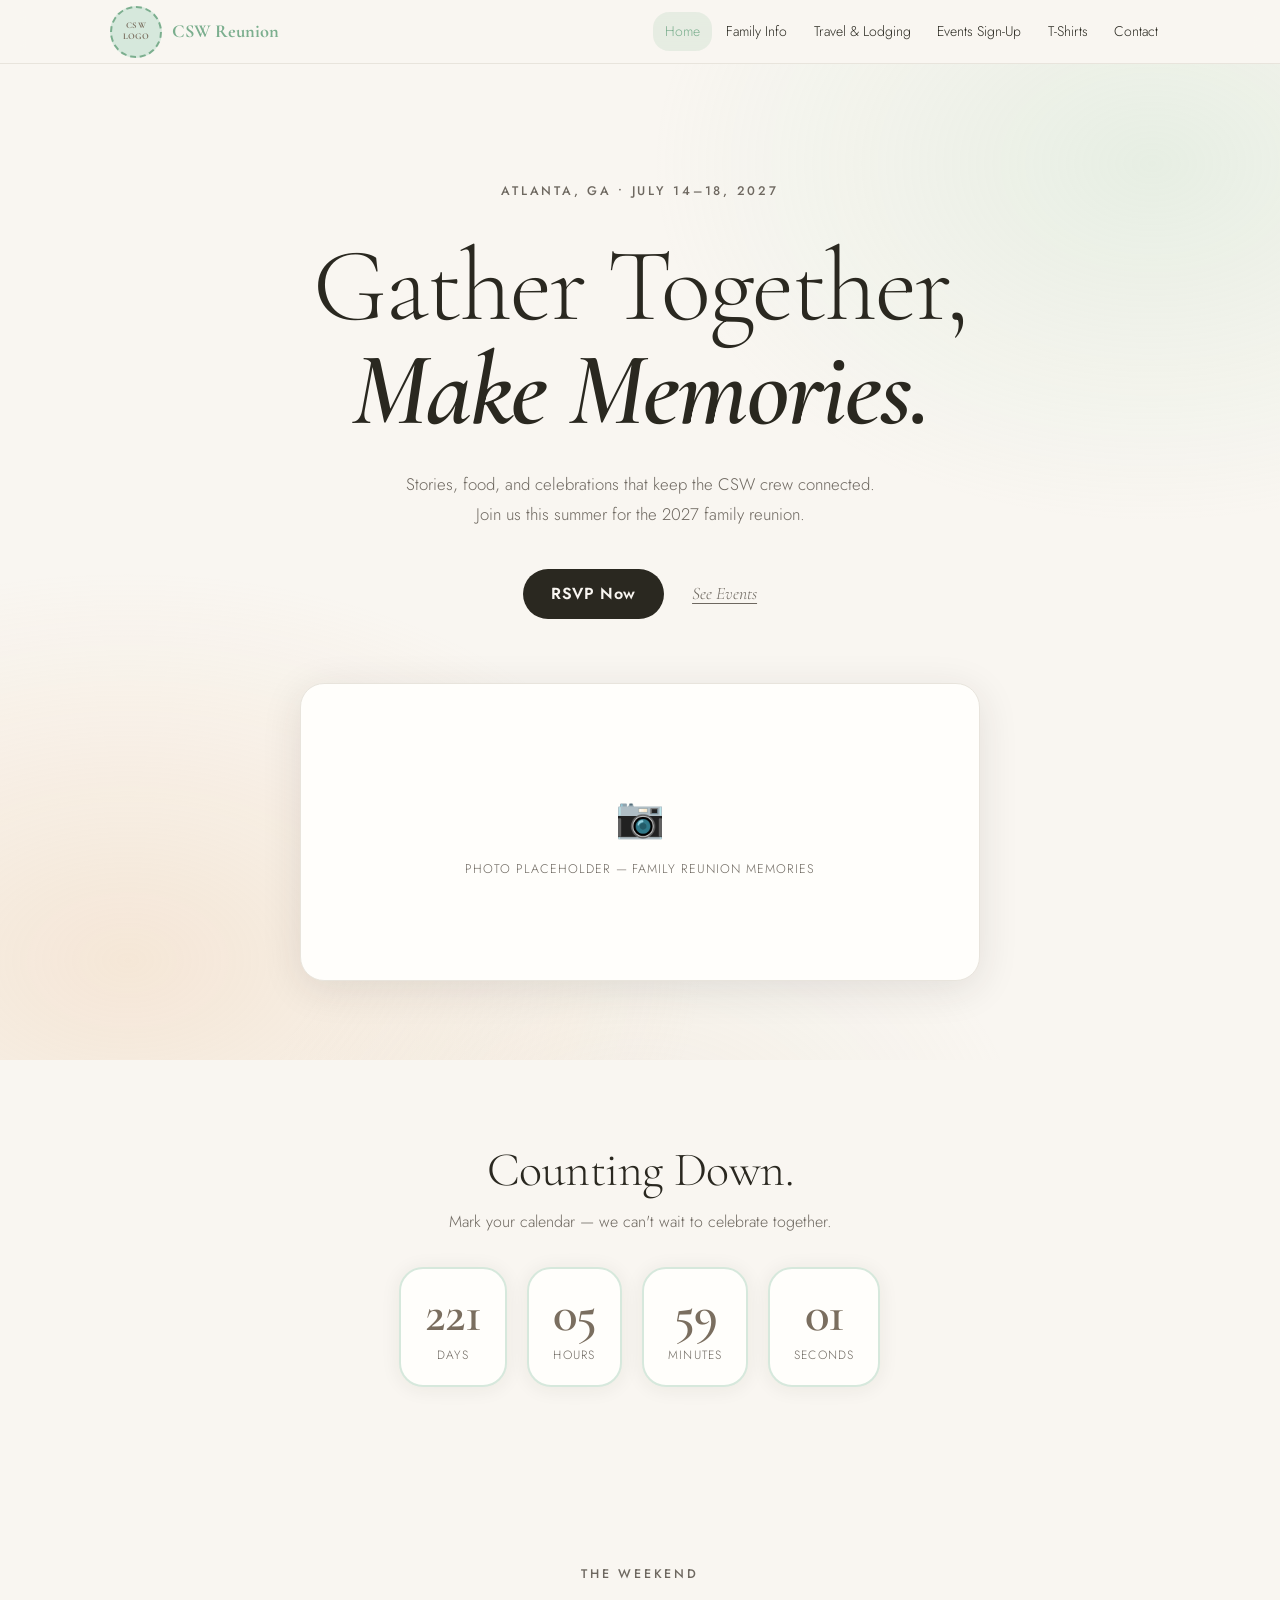
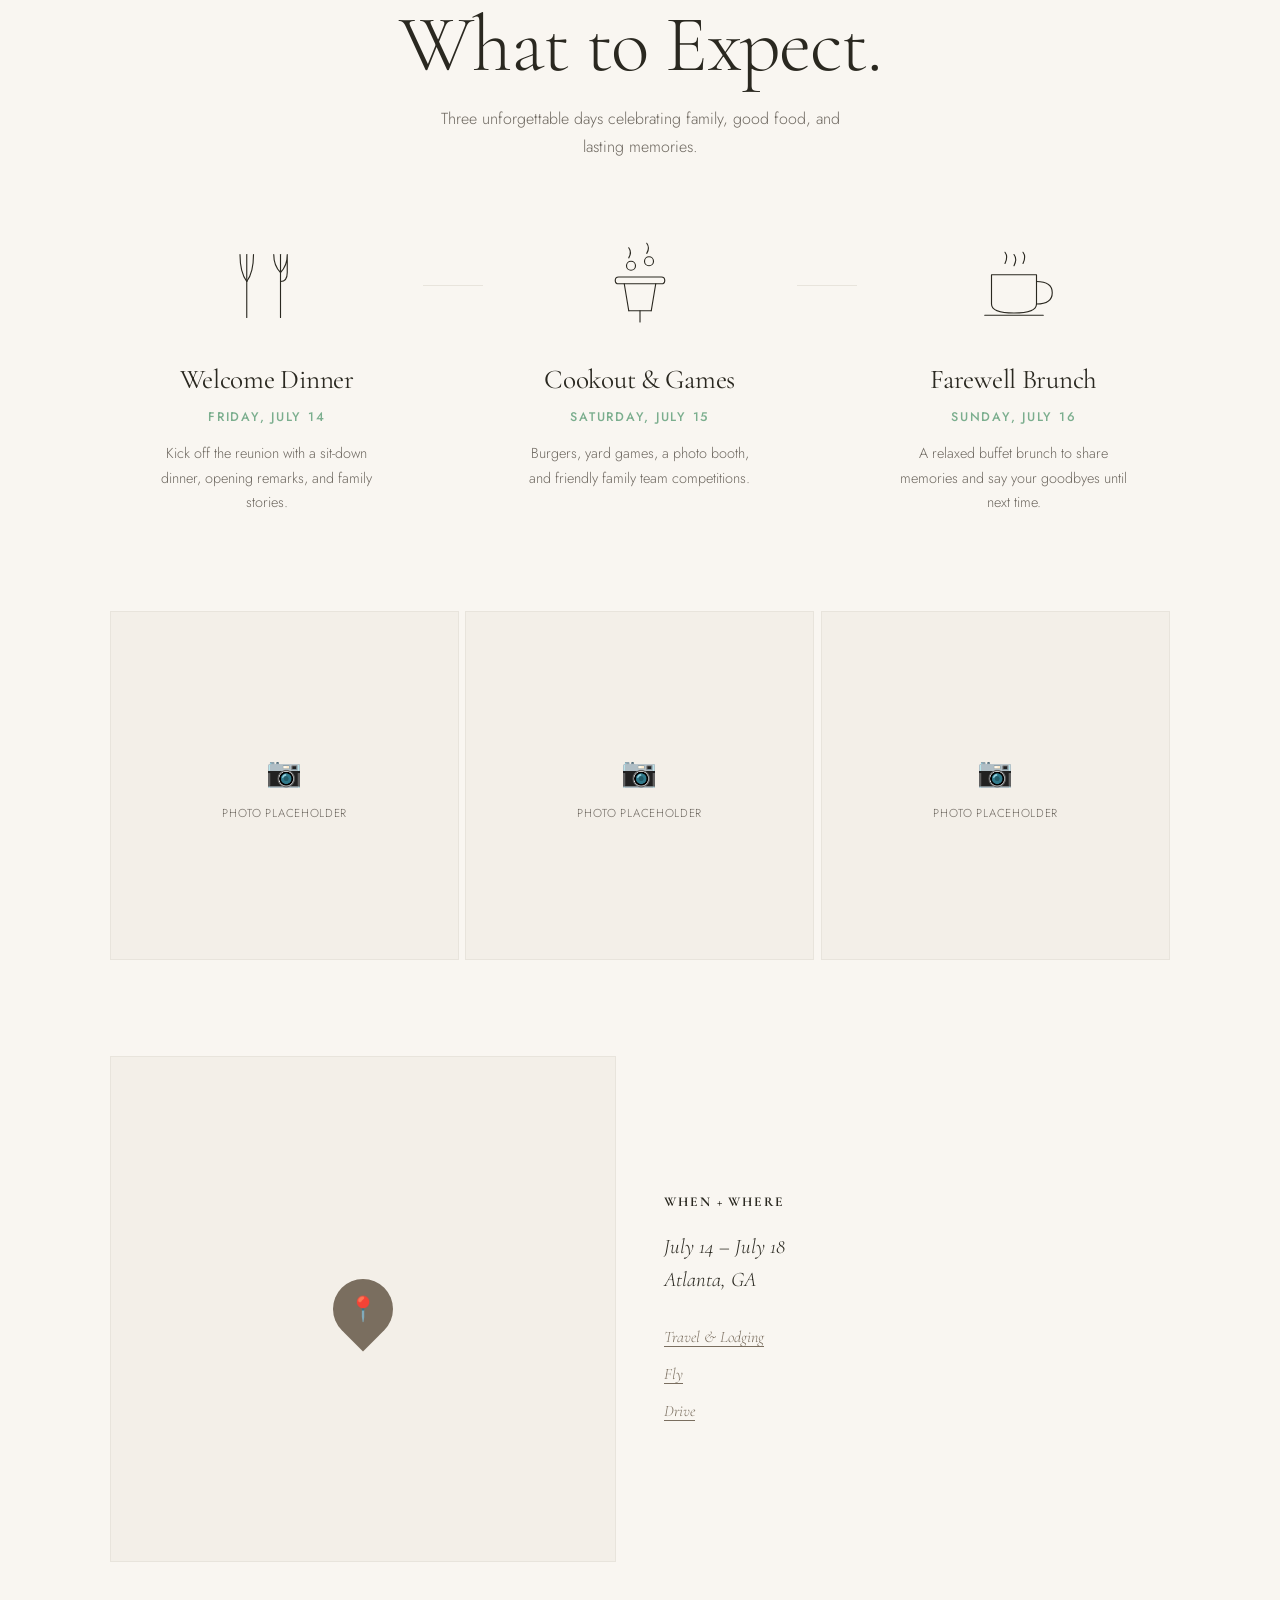
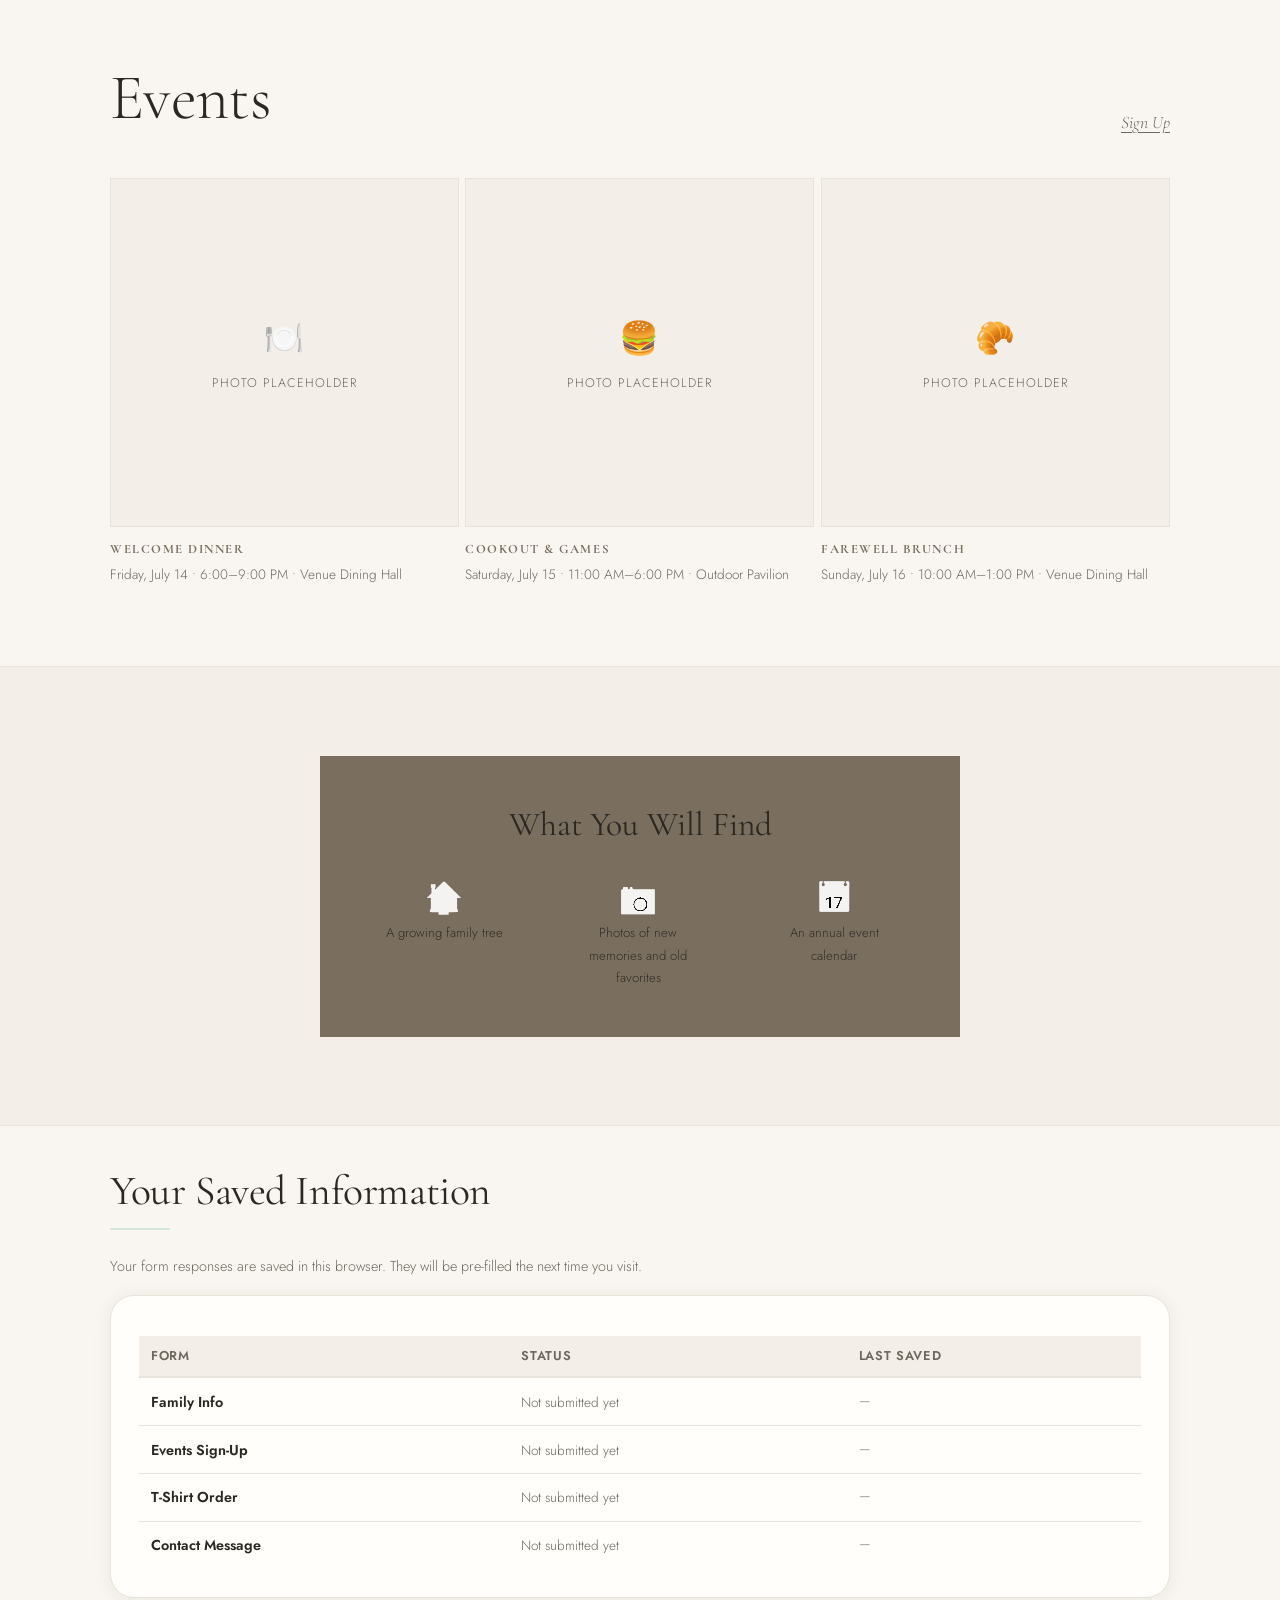
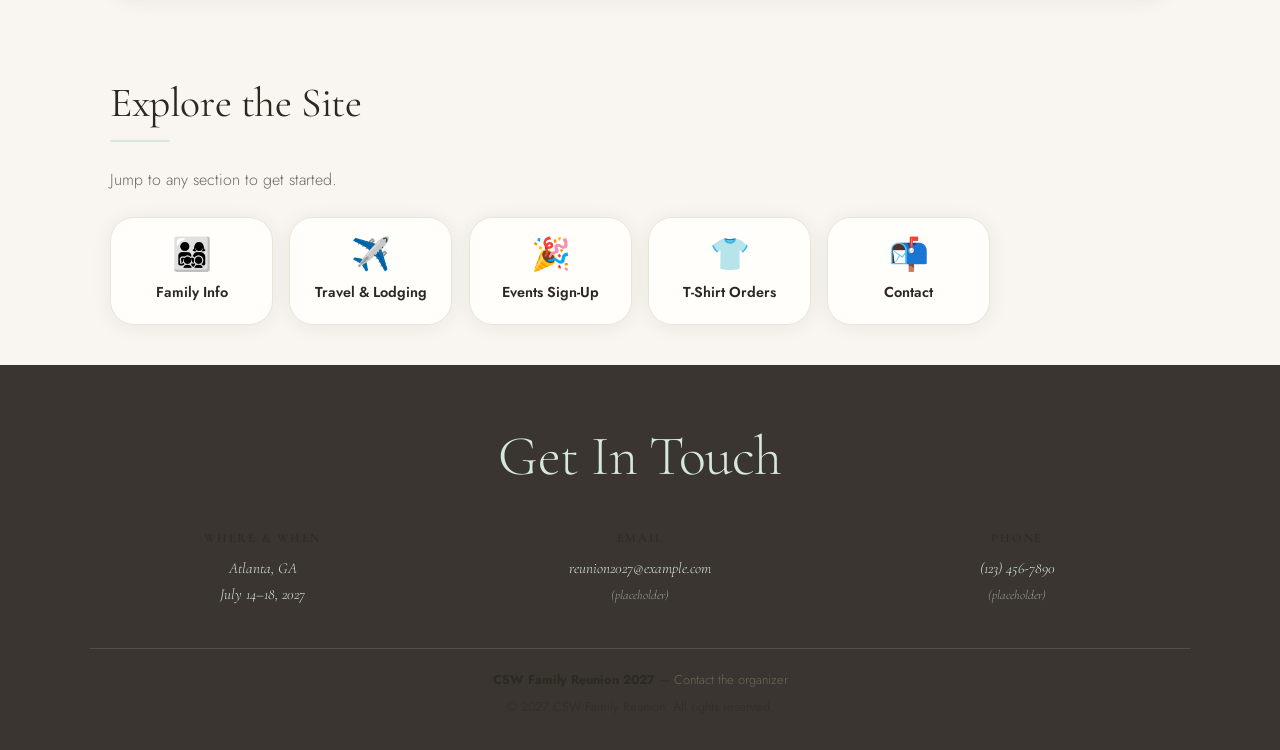
<file: index.html>
<!DOCTYPE html>
<html lang="en">
<head>
  <meta charset="UTF-8">
  <meta name="viewport" content="width=device-width, initial-scale=1.0">
  <title>CSW Family Reunion 2027 — Home</title>
  <link rel="preconnect" href="https://fonts.googleapis.com">
  <link rel="preconnect" href="https://fonts.gstatic.com" crossorigin>
  <link href="https://fonts.googleapis.com/css2?family=Cormorant+Garamond:ital,wght@0,300;0,400;0,500;0,600;0,700;1,300;1,400;1,500&family=Jost:wght@300;400;500;600&display=swap" rel="stylesheet">
  <link rel="stylesheet" href="css/styles.css">
</head>
<body>

  <!-- ── Navigation ── -->
  <nav class="site-nav" role="navigation" aria-label="Main navigation">
    <div class="nav-inner">
      <!-- LOGO PLACEHOLDER: Replace .logo-placeholder with <img src="images/logo.png" alt="CSW Logo" width="52" height="52"> when ready -->
      <a href="index.html" class="nav-brand" style="display:flex;align-items:center;gap:0.6rem;">
        <div class="logo-placeholder" title="Logo coming soon">CSW<br>LOGO</div>
        CSW Reunion
      </a>
      <button class="nav-toggle" aria-expanded="false" aria-controls="nav-links" aria-label="Toggle menu">
        <span></span><span></span><span></span>
      </button>
      <ul class="nav-links" id="nav-links">
        <li><a href="index.html">Home</a></li>
        <li><a href="family-info.html">Family Info</a></li>
        <li><a href="travel.html">Travel & Lodging</a></li>
        <li><a href="events.html">Events Sign-Up</a></li>
        <li><a href="tshirts.html">T-Shirts</a></li>
        <li><a href="contact.html">Contact</a></li>
      </ul>
    </div>
  </nav>

  <main>

    <!-- ── Centered Hero ── -->
    <section class="hero-centered">
      <div class="hero-centered-inner reveal">
        <span class="hero-eyebrow">Atlanta, GA &bull; July 14&ndash;18, 2027</span>
        <h1 class="hero-title">
          Gather Together,<span class="accent">Make Memories.</span>
        </h1>
        <p class="hero-sub">Stories, food, and celebrations that keep the CSW crew connected. Join us this summer for the 2027 family reunion.</p>
        <div class="hero-actions">
          <a href="family-info.html" class="btn btn-primary">RSVP Now</a>
          <a href="events.html" class="hero-link">See Events</a>
        </div>
      </div>
      <!-- Floating photo card — mimics UI card in reference -->
      <div class="hero-photo-card reveal">
        <span class="photo-icon">📷</span>
        Photo Placeholder &mdash; Family Reunion Memories
      </div>
    </section>

    <!-- ── Countdown ── -->
    <section class="countdown-section">
      <h2 class="reveal">Counting Down.</h2>
      <p class="reveal">Mark your calendar &mdash; we can't wait to celebrate together.</p>
      <div id="countdown" class="countdown-wrap bloom-container">
        <div class="countdown-unit bloom-item">
          <span class="number" id="cd-days">--</span>
          <span class="label">Days</span>
        </div>
        <div class="countdown-unit bloom-item">
          <span class="number" id="cd-hours">--</span>
          <span class="label">Hours</span>
        </div>
        <div class="countdown-unit bloom-item">
          <span class="number" id="cd-minutes">--</span>
          <span class="label">Minutes</span>
        </div>
        <div class="countdown-unit bloom-item">
          <span class="number" id="cd-seconds">--</span>
          <span class="label">Seconds</span>
        </div>
      </div>
    </section>

    <!-- ── What to Expect — horizontal steps ── -->
    <section class="steps-section">
      <span class="steps-eyebrow reveal">The Weekend</span>
      <h2 class="steps-title reveal">What to Expect.</h2>
      <p class="steps-sub reveal">Three unforgettable days celebrating family, good food, and lasting memories.</p>

      <div class="steps-row bloom-container">

        <div class="step-item bloom-item">
          <div class="step-icon bloom-sub">
            <!-- Dinner / fork & knife icon -->
            <svg viewBox="0 0 80 80" xmlns="http://www.w3.org/2000/svg">
              <line x1="22" y1="12" x2="22" y2="36"/>
              <path d="M16 12 Q16 28 22 36 Q28 28 28 12"/>
              <line x1="22" y1="36" x2="22" y2="68"/>
              <line x1="52" y1="12" x2="52" y2="68"/>
              <path d="M46 12 Q46 22 52 28 Q58 22 58 12 L58 28 Q58 36 52 36"/>
            </svg>
          </div>
          <h3 class="step-name bloom-sub">Welcome Dinner</h3>
          <p class="step-date bloom-sub">Friday, July 14</p>
          <p class="step-desc bloom-sub">Kick off the reunion with a sit-down dinner, opening remarks, and family stories.</p>
        </div>

        <div class="step-connector"></div>

        <div class="step-item bloom-item">
          <div class="step-icon bloom-sub">
            <!-- Cookout / grill icon -->
            <svg viewBox="0 0 80 80" xmlns="http://www.w3.org/2000/svg">
              <rect x="18" y="32" width="44" height="6" rx="3"/>
              <path d="M26 38 L30 62"/>
              <path d="M54 38 L50 62"/>
              <line x1="30" y1="62" x2="50" y2="62"/>
              <line x1="40" y1="62" x2="40" y2="72"/>
              <circle cx="32" cy="22" r="4"/>
              <circle cx="48" cy="18" r="4"/>
              <path d="M30 15 Q33 10 30 6"/>
              <path d="M46 11 Q49 6 46 2"/>
            </svg>
          </div>
          <h3 class="step-name bloom-sub">Cookout &amp; Games</h3>
          <p class="step-date bloom-sub">Saturday, July 15</p>
          <p class="step-desc bloom-sub">Burgers, yard games, a photo booth, and friendly family team competitions.</p>
        </div>

        <div class="step-connector"></div>

        <div class="step-item bloom-item">
          <div class="step-icon bloom-sub">
            <!-- Brunch / coffee cup icon -->
            <svg viewBox="0 0 80 80" xmlns="http://www.w3.org/2000/svg">
              <path d="M20 30 L20 56 Q20 64 40 64 Q60 64 60 56 L60 30 Z"/>
              <path d="M60 36 Q74 36 74 46 Q74 56 60 56"/>
              <line x1="14" y1="66" x2="66" y2="66"/>
              <path d="M32 20 Q35 14 32 10"/>
              <path d="M40 22 Q43 16 40 12"/>
              <path d="M48 20 Q51 14 48 10"/>
            </svg>
          </div>
          <h3 class="step-name bloom-sub">Farewell Brunch</h3>
          <p class="step-date bloom-sub">Sunday, July 16</p>
          <p class="step-desc bloom-sub">A relaxed buffet brunch to share memories and say your goodbyes until next time.</p>
        </div>

      </div>
    </section>

    <!-- ── Family Moments Photo Grid ── -->
    <div class="photo-grid-3 bloom-container">
      <div class="photo-tile bloom-item"><span class="photo-icon">📷</span>Photo Placeholder</div>
      <div class="photo-tile bloom-item"><span class="photo-icon">📷</span>Photo Placeholder</div>
      <div class="photo-tile bloom-item"><span class="photo-icon">📷</span>Photo Placeholder</div>
    </div>

    <!-- ── When + Where ── -->
    <section class="where-section">
      <div class="map-placeholder">
        <div class="map-pin"><span>📍</span></div>
      </div>
      <div class="where-info">
        <h3>When + Where</h3>
        <p class="when">July 14 &ndash; July 18<br>Atlanta, GA</p>
        <div class="where-links">
          <a href="travel.html">Travel &amp; Lodging</a>
          <a href="travel.html#flights-from-rochester">Fly</a>
          <a href="travel.html#driving-from-rochester">Drive</a>
        </div>
      </div>
    </section>

    <!-- ── Events ── -->
    <section class="events-showcase">
      <div class="events-showcase-header">
        <h2 class="events-showcase-title">Events</h2>
        <a href="events.html" class="hero-link">Sign Up</a>
      </div>
      <div class="events-showcase-grid bloom-container">
        <div class="bloom-item">
          <div class="event-photo bloom-sub"><span class="photo-icon">🍽️</span>Photo Placeholder</div>
          <h4 class="bloom-sub">Welcome Dinner</h4>
          <p class="bloom-sub">Friday, July 14 &bull; 6:00&ndash;9:00 PM &bull; Venue Dining Hall</p>
        </div>
        <div class="bloom-item">
          <div class="event-photo bloom-sub"><span class="photo-icon">🍔</span>Photo Placeholder</div>
          <h4 class="bloom-sub">Cookout &amp; Games</h4>
          <p class="bloom-sub">Saturday, July 15 &bull; 11:00 AM&ndash;6:00 PM &bull; Outdoor Pavilion</p>
        </div>
        <div class="bloom-item">
          <div class="event-photo bloom-sub"><span class="photo-icon">🥐</span>Photo Placeholder</div>
          <h4 class="bloom-sub">Farewell Brunch</h4>
          <p class="bloom-sub">Sunday, July 16 &bull; 10:00 AM&ndash;1:00 PM &bull; Venue Dining Hall</p>
        </div>
      </div>
    </section>

    <!-- ── What You Will Find ── -->
    <section class="feature-banner">
      <div class="feature-banner-box">
        <h2 class="feature-banner-title">What You Will Find</h2>
        <div class="feature-banner-icons">
          <div class="feature-icon">
            <span class="icon">🏠</span>
            A growing family tree
          </div>
          <div class="feature-icon">
            <span class="icon">📷</span>
            Photos of new memories and old favorites
          </div>
          <div class="feature-icon">
            <span class="icon">📅</span>
            An annual event calendar
          </div>
        </div>
      </div>
    </section>

    <!-- ── Saved Data Summary ── -->
    <section class="container">
      <div id="saved-data-summary"></div>
    </section>

    <!-- ── Quick Nav ── -->
    <section class="container">
      <h2 class="section-title">Explore the Site</h2>
      <hr class="divider">
      <p class="text-muted mb-2">Jump to any section to get started.</p>

      <div class="quick-nav bloom-container">
        <a href="family-info.html" class="quick-nav-tile bloom-item">
          <span class="tile-icon">👨‍👩‍👧‍👦</span>
          Family Info
        </a>
        <a href="travel.html" class="quick-nav-tile bloom-item">
          <span class="tile-icon">✈️</span>
          Travel &amp; Lodging
        </a>
        <a href="events.html" class="quick-nav-tile bloom-item">
          <span class="tile-icon">🎉</span>
          Events Sign-Up
        </a>
        <a href="tshirts.html" class="quick-nav-tile bloom-item">
          <span class="tile-icon">👕</span>
          T-Shirt Orders
        </a>
        <a href="contact.html" class="quick-nav-tile bloom-item">
          <span class="tile-icon">📬</span>
          Contact
        </a>
      </div>
    </section>

  </main>

  <!-- ── Footer ── -->
  <footer class="site-footer">
    <div class="footer-inner">
      <h2 class="footer-title">Get In Touch</h2>
      <div class="footer-grid">
        <div>
          <h4>Where &amp; When</h4>
          <p>Atlanta, GA<br>July 14&ndash;18, 2027</p>
        </div>
        <div>
          <h4>Email</h4>
          <p><a href="mailto:reunion2027@example.com">reunion2027@example.com</a><br><span style="opacity:0.6; font-size:0.8rem;">(placeholder)</span></p>
        </div>
        <div>
          <h4>Phone</h4>
          <p>(123) 456-7890<br><span style="opacity:0.6; font-size:0.8rem;">(placeholder)</span></p>
        </div>
      </div>
      <hr class="footer-divider">
      <p class="footer-copy"><strong>CSW Family Reunion 2027</strong> &mdash; <a href="contact.html">Contact the organizer</a></p>
      <p class="footer-copy" style="opacity:0.6;">&copy; 2027 CSW Family Reunion. All rights reserved.</p>
    </div>
  </footer>

  <script src="js/main.js"></script>
</body>
</html>
</file>
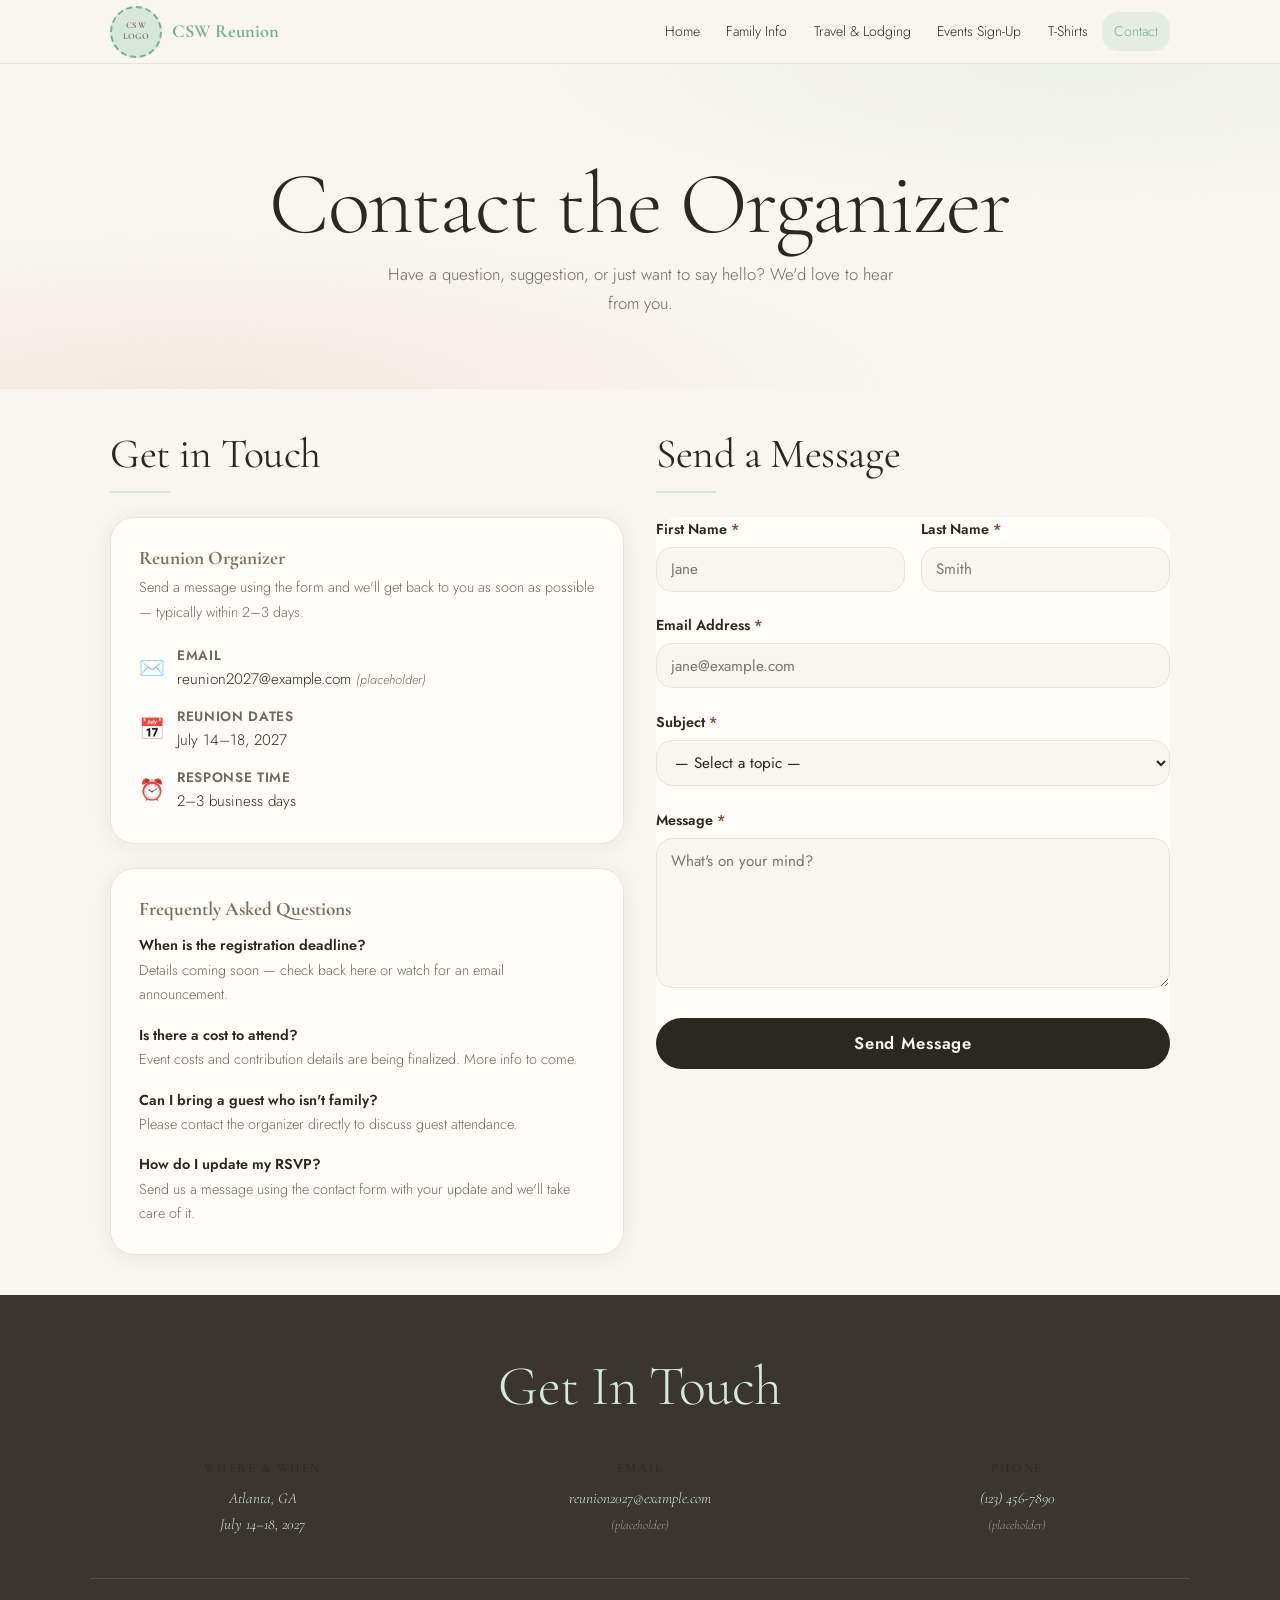
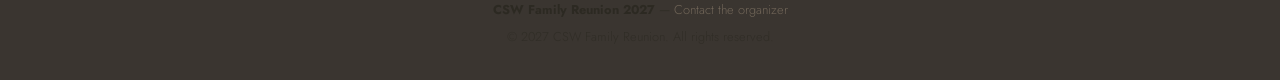
<file: contact.html>
<!DOCTYPE html>
<html lang="en">
<head>
  <meta charset="UTF-8">
  <meta name="viewport" content="width=device-width, initial-scale=1.0">
  <title>Contact — CSW Family Reunion 2027</title>
  <link rel="preconnect" href="https://fonts.googleapis.com">
  <link rel="preconnect" href="https://fonts.gstatic.com" crossorigin>
  <link href="https://fonts.googleapis.com/css2?family=Cormorant+Garamond:ital,wght@0,300;0,400;0,500;0,600;0,700;1,300;1,400;1,500&family=Jost:wght@300;400;500;600&display=swap" rel="stylesheet">
  <link rel="stylesheet" href="css/styles.css">
</head>
<body>

  <nav class="site-nav" role="navigation" aria-label="Main navigation">
    <div class="nav-inner">
      <a href="index.html" class="nav-brand" style="display:flex;align-items:center;gap:0.6rem;">
        <div class="logo-placeholder" title="Logo coming soon">CSW<br>LOGO</div>
        CSW Reunion
      </a>
      <button class="nav-toggle" aria-expanded="false" aria-controls="nav-links" aria-label="Toggle menu">
        <span></span><span></span><span></span>
      </button>
      <ul class="nav-links" id="nav-links">
        <li><a href="index.html">Home</a></li>
        <li><a href="family-info.html">Family Info</a></li>
        <li><a href="travel.html">Travel & Lodging</a></li>
        <li><a href="events.html">Events Sign-Up</a></li>
        <li><a href="tshirts.html">T-Shirts</a></li>
        <li><a href="contact.html">Contact</a></li>
      </ul>
    </div>
  </nav>

  <main>
    <div class="page-hero">
      <h1>Contact the Organizer</h1>
      <p>Have a question, suggestion, or just want to say hello? We'd love to hear from you.</p>
    </div>

    <div class="container">
      <div style="display:grid; grid-template-columns: 1fr 1fr; gap: 2rem; align-items: start;">

        <!-- ── Contact Info ── -->
        <div>
          <h2 class="section-title">Get in Touch</h2>
          <hr class="divider">

          <div class="card mt-3">
            <h3 style="margin-bottom:0.35rem;">Reunion Organizer</h3>
            <p class="text-muted" style="font-size:0.9rem; margin-bottom:1.25rem;">
              Send a message using the form and we'll get back to you as soon as possible — typically within 2–3 days.
            </p>
            <div style="display:flex; flex-direction:column; gap:0.75rem; font-size:0.95rem;">
              <div style="display:flex; align-items:center; gap:0.75rem;">
                <span style="font-size:1.3rem;">✉️</span>
                <div>
                  <div style="font-weight:600; font-size:0.85rem; color:var(--color-text-muted); text-transform:uppercase; letter-spacing:0.05em;">Email</div>
                  <div>reunion2027@example.com <em style="font-size:0.8rem; color:var(--color-text-muted)">(placeholder)</em></div>
                </div>
              </div>
              <div style="display:flex; align-items:center; gap:0.75rem;">
                <span style="font-size:1.3rem;">📅</span>
                <div>
                  <div style="font-weight:600; font-size:0.85rem; color:var(--color-text-muted); text-transform:uppercase; letter-spacing:0.05em;">Reunion Dates</div>
                  <div>July 14–18, 2027</div>
                </div>
              </div>
              <div style="display:flex; align-items:center; gap:0.75rem;">
                <span style="font-size:1.3rem;">⏰</span>
                <div>
                  <div style="font-weight:600; font-size:0.85rem; color:var(--color-text-muted); text-transform:uppercase; letter-spacing:0.05em;">Response Time</div>
                  <div>2–3 business days</div>
                </div>
              </div>
            </div>
          </div>

          <div class="card mt-3">
            <h3>Frequently Asked Questions</h3>
            <div style="display:flex; flex-direction:column; gap:1rem; margin-top:0.75rem; font-size:0.9rem;">
              <div>
                <p style="font-weight:600;">When is the registration deadline?</p>
                <p class="text-muted">Details coming soon — check back here or watch for an email announcement.</p>
              </div>
              <div>
                <p style="font-weight:600;">Is there a cost to attend?</p>
                <p class="text-muted">Event costs and contribution details are being finalized. More info to come.</p>
              </div>
              <div>
                <p style="font-weight:600;">Can I bring a guest who isn't family?</p>
                <p class="text-muted">Please contact the organizer directly to discuss guest attendance.</p>
              </div>
              <div>
                <p style="font-weight:600;">How do I update my RSVP?</p>
                <p class="text-muted">Send us a message using the contact form with your update and we'll take care of it.</p>
              </div>
            </div>
          </div>
        </div>

        <!-- ── Contact Form ── -->
        <div>
          <h2 class="section-title">Send a Message</h2>
          <hr class="divider">

          <!-- Submits to a Google Sheet via Apps Script — see js/main.js -->
          <form
            class="form-wrap mt-3 gsheet-form"
            name="contact"
            method="POST"
            style="max-width:100%; box-shadow:none; border:none; padding:0;"
          >
            <p style="display:none;"><label>Don't fill this out: <input name="bot-field"></label></p>

            <div class="form-row">
              <div class="form-group">
                <label for="first-name">First Name <span style="color:var(--color-error)">*</span></label>
                <input type="text" id="first-name" name="first_name" required placeholder="Jane">
              </div>
              <div class="form-group">
                <label for="last-name">Last Name <span style="color:var(--color-error)">*</span></label>
                <input type="text" id="last-name" name="last_name" required placeholder="Smith">
              </div>
            </div>

            <div class="form-group">
              <label for="email">Email Address <span style="color:var(--color-error)">*</span></label>
              <input type="email" id="email" name="email" required placeholder="jane@example.com">
            </div>

            <div class="form-group">
              <label for="subject">Subject <span style="color:var(--color-error)">*</span></label>
              <select id="subject" name="subject" required>
                <option value="">— Select a topic —</option>
                <option value="General Question">General question</option>
                <option value="Registration / RSVP">Registration / RSVP</option>
                <option value="Travel & Lodging">Travel &amp; lodging</option>
                <option value="Events">Events</option>
                <option value="T-Shirt Order">T-shirt order</option>
                <option value="Venue / Directions">Venue / directions</option>
                <option value="Other">Other</option>
              </select>
            </div>

            <div class="form-group">
              <label for="message">Message <span style="color:var(--color-error)">*</span></label>
              <textarea
                id="message"
                name="message"
                required
                style="min-height:150px;"
                placeholder="What's on your mind?"
              ></textarea>
            </div>

            <button type="submit" class="btn btn-primary" style="width:100%; font-size:1.05rem; padding: 0.85rem;">
              Send Message
            </button>
          </form>
        </div>

      </div><!-- /grid -->
    </div>
  </main>

  <footer class="site-footer">
    <div class="footer-inner">
      <h2 class="footer-title">Get In Touch</h2>
      <div class="footer-grid">
        <div>
          <h4>Where &amp; When</h4>
          <p>Atlanta, GA<br>July 14&ndash;18, 2027</p>
        </div>
        <div>
          <h4>Email</h4>
          <p><a href="mailto:reunion2027@example.com">reunion2027@example.com</a><br><span style="opacity:0.6; font-size:0.8rem;">(placeholder)</span></p>
        </div>
        <div>
          <h4>Phone</h4>
          <p>(123) 456-7890<br><span style="opacity:0.6; font-size:0.8rem;">(placeholder)</span></p>
        </div>
      </div>
      <hr class="footer-divider">
      <p class="footer-copy"><strong>CSW Family Reunion 2027</strong> &mdash; <a href="contact.html">Contact the organizer</a></p>
      <p class="footer-copy" style="opacity:0.6;">&copy; 2027 CSW Family Reunion. All rights reserved.</p>
    </div>
  </footer>

  <script src="js/main.js"></script>
  <style>
    /* Stack the two-column layout on mobile */
    @media (max-width: 700px) {
      .container > div[style*="grid-template-columns"] {
        grid-template-columns: 1fr !important;
      }
    }
  </style>
</body>
</html>
</file>
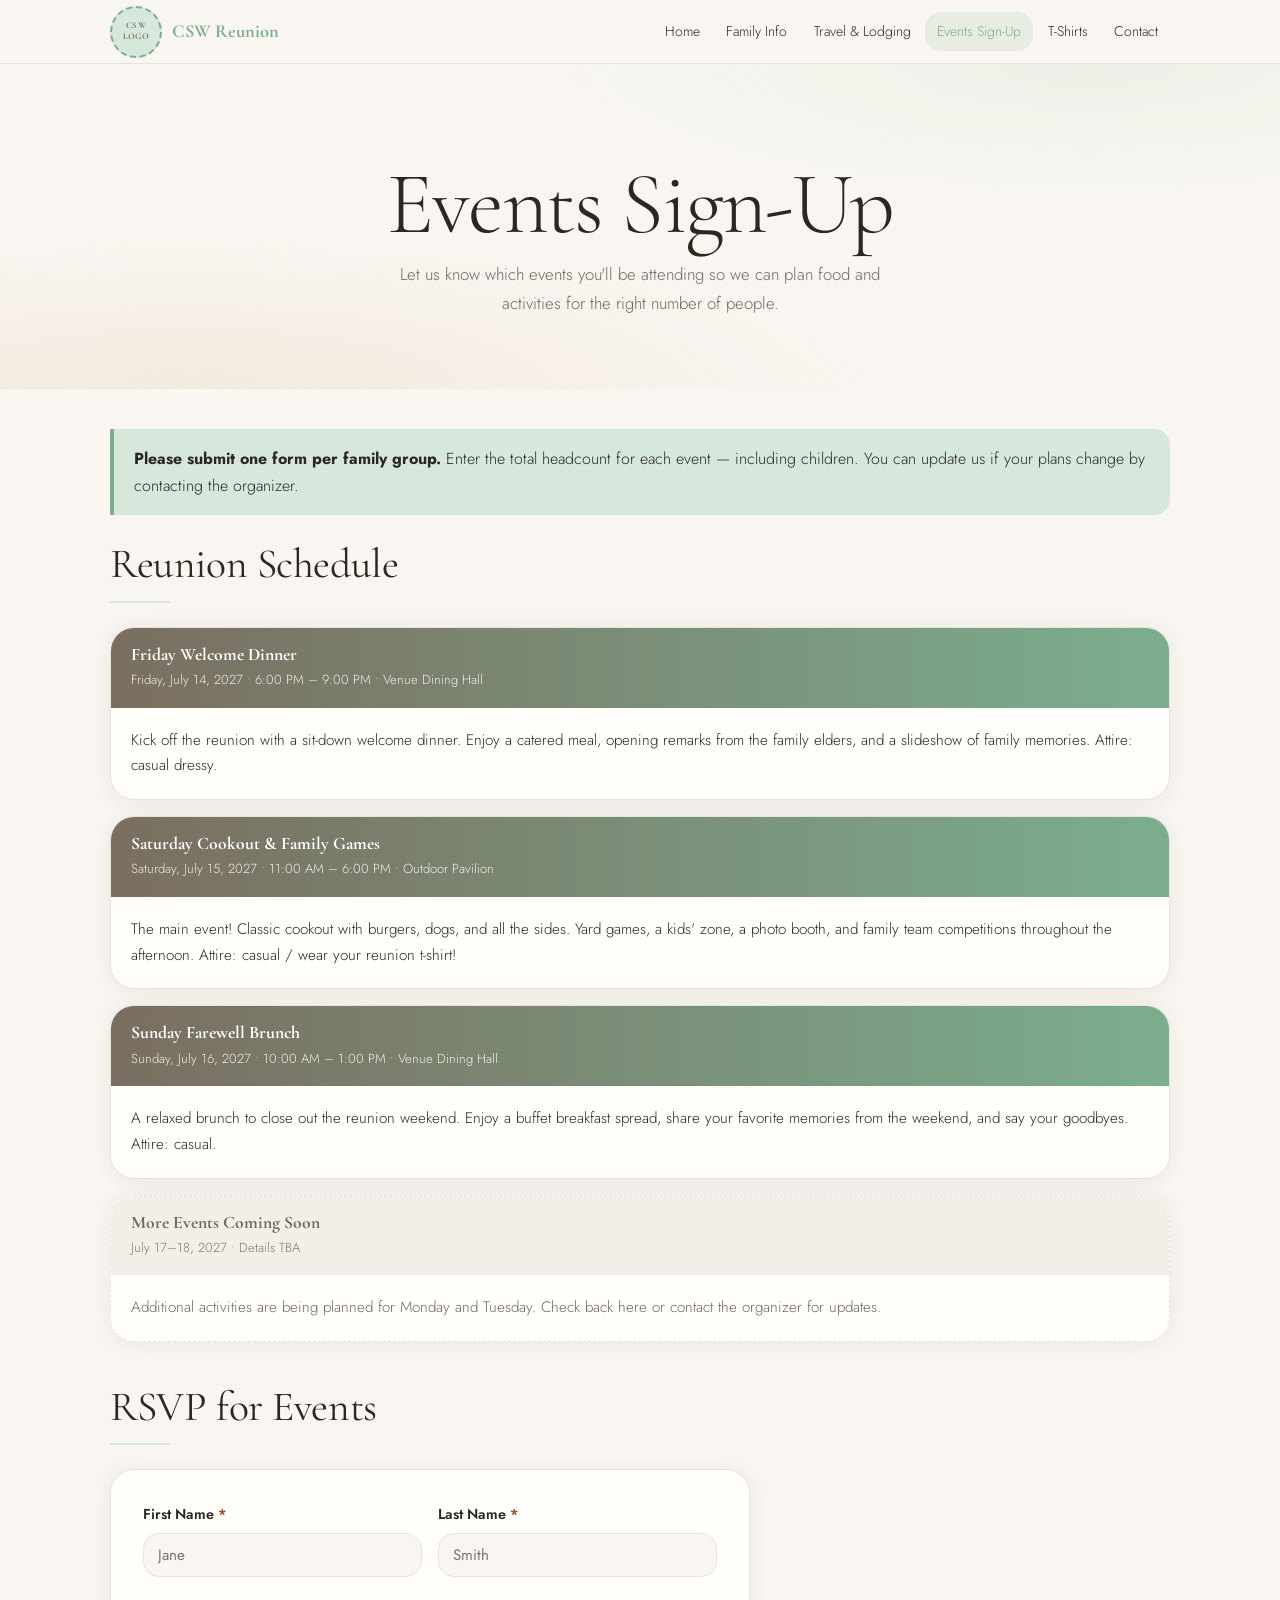
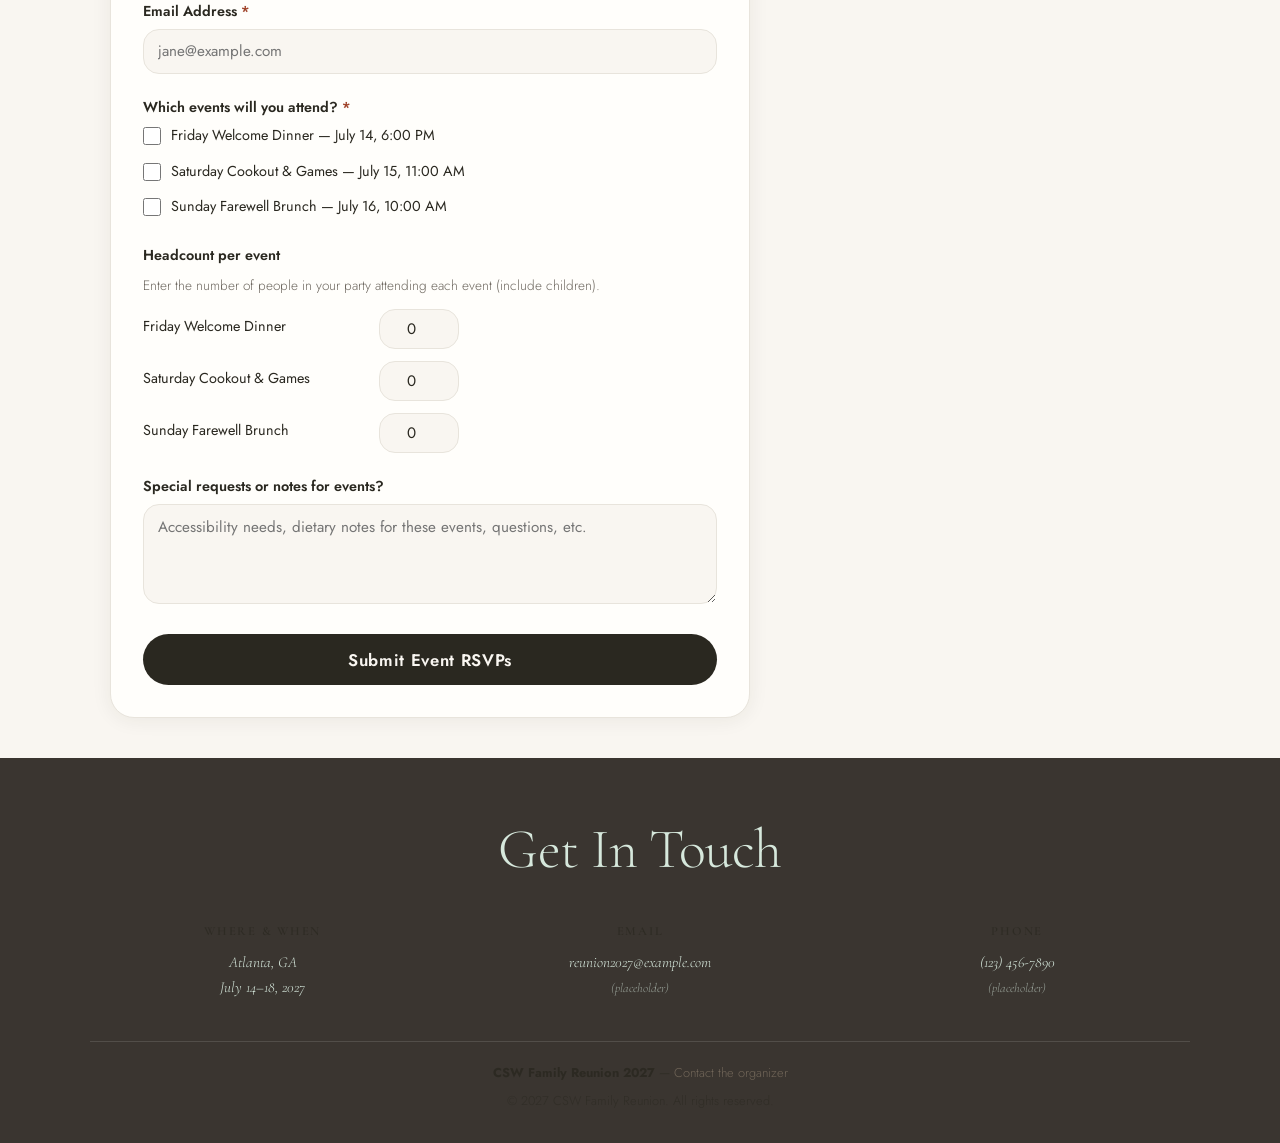
<file: events.html>
<!DOCTYPE html>
<html lang="en">
<head>
  <meta charset="UTF-8">
  <meta name="viewport" content="width=device-width, initial-scale=1.0">
  <title>Events Sign-Up — CSW Family Reunion 2027</title>
  <link rel="preconnect" href="https://fonts.googleapis.com">
  <link rel="preconnect" href="https://fonts.gstatic.com" crossorigin>
  <link href="https://fonts.googleapis.com/css2?family=Cormorant+Garamond:ital,wght@0,300;0,400;0,500;0,600;0,700;1,300;1,400;1,500&family=Jost:wght@300;400;500;600&display=swap" rel="stylesheet">
  <link rel="stylesheet" href="css/styles.css">
</head>
<body>

  <nav class="site-nav" role="navigation" aria-label="Main navigation">
    <div class="nav-inner">
      <a href="index.html" class="nav-brand" style="display:flex;align-items:center;gap:0.6rem;">
        <div class="logo-placeholder" title="Logo coming soon">CSW<br>LOGO</div>
        CSW Reunion
      </a>
      <button class="nav-toggle" aria-expanded="false" aria-controls="nav-links" aria-label="Toggle menu">
        <span></span><span></span><span></span>
      </button>
      <ul class="nav-links" id="nav-links">
        <li><a href="index.html">Home</a></li>
        <li><a href="family-info.html">Family Info</a></li>
        <li><a href="travel.html">Travel & Lodging</a></li>
        <li><a href="events.html">Events Sign-Up</a></li>
        <li><a href="tshirts.html">T-Shirts</a></li>
        <li><a href="contact.html">Contact</a></li>
      </ul>
    </div>
  </nav>

  <main>
    <div class="page-hero">
      <h1>Events Sign-Up</h1>
      <p>Let us know which events you'll be attending so we can plan food and activities for the right number of people.</p>
    </div>

    <div class="container">

      <div class="highlight-box">
        <strong>Please submit one form per family group.</strong> Enter the total headcount for each event — including children. You can update us if your plans change by contacting the organizer.
      </div>

      <!-- ── Event Previews ── -->
      <section class="mt-3 mb-2">
        <h2 class="section-title">Reunion Schedule</h2>
        <hr class="divider">
        <div style="display:flex; flex-direction:column; gap:1rem; margin-bottom:2.5rem;">

          <div class="event-card">
            <div class="event-card-header">
              <h3>Friday Welcome Dinner</h3>
              <p class="event-meta">Friday, July 14, 2027 &bull; 6:00 PM – 9:00 PM &bull; Venue Dining Hall</p>
            </div>
            <div class="event-card-body">
              <p style="font-size:0.95rem;">Kick off the reunion with a sit-down welcome dinner. Enjoy a catered meal, opening remarks from the family elders, and a slideshow of family memories. Attire: casual dressy.</p>
            </div>
          </div>

          <div class="event-card">
            <div class="event-card-header">
              <h3>Saturday Cookout &amp; Family Games</h3>
              <p class="event-meta">Saturday, July 15, 2027 &bull; 11:00 AM – 6:00 PM &bull; Outdoor Pavilion</p>
            </div>
            <div class="event-card-body">
              <p style="font-size:0.95rem;">The main event! Classic cookout with burgers, dogs, and all the sides. Yard games, a kids' zone, a photo booth, and family team competitions throughout the afternoon. Attire: casual / wear your reunion t-shirt!</p>
            </div>
          </div>

          <div class="event-card">
            <div class="event-card-header">
              <h3>Sunday Farewell Brunch</h3>
              <p class="event-meta">Sunday, July 16, 2027 &bull; 10:00 AM – 1:00 PM &bull; Venue Dining Hall</p>
            </div>
            <div class="event-card-body">
              <p style="font-size:0.95rem;">A relaxed brunch to close out the reunion weekend. Enjoy a buffet breakfast spread, share your favorite memories from the weekend, and say your goodbyes. Attire: casual.</p>
            </div>
          </div>

          <div class="event-card" style="border: 1.5px dashed var(--color-border);">
            <div class="event-card-header" style="background: var(--color-surface-alt); color: var(--color-text-muted);">
              <h3 style="color:var(--color-text-muted);">More Events Coming Soon</h3>
              <p class="event-meta" style="color:var(--color-text-muted);">July 17–18, 2027 &bull; Details TBA</p>
            </div>
            <div class="event-card-body">
              <p style="font-size:0.95rem; color:var(--color-text-muted);">Additional activities are being planned for Monday and Tuesday. Check back here or contact the organizer for updates.</p>
            </div>
          </div>

        </div>
      </section>

      <!-- ── Sign-Up Form ── -->
      <h2 class="section-title">RSVP for Events</h2>
      <hr class="divider">

      <!-- Submits to a Google Sheet via Apps Script — see js/main.js -->
      <form
        class="form-wrap gsheet-form"
        name="events-signup"
        method="POST"
      >
        <p style="display:none;"><label>Don't fill this out: <input name="bot-field"></label></p>

        <div class="form-row">
          <div class="form-group">
            <label for="first-name">First Name <span style="color:var(--color-error)">*</span></label>
            <input type="text" id="first-name" name="first_name" required placeholder="Jane">
          </div>
          <div class="form-group">
            <label for="last-name">Last Name <span style="color:var(--color-error)">*</span></label>
            <input type="text" id="last-name" name="last_name" required placeholder="Smith">
          </div>
        </div>

        <div class="form-group">
          <label for="email">Email Address <span style="color:var(--color-error)">*</span></label>
          <input type="email" id="email" name="email" required placeholder="jane@example.com">
        </div>

        <div class="form-group">
          <label>Which events will you attend? <span style="color:var(--color-error)">*</span></label>
          <div class="checkbox-group">
            <label>
              <input type="checkbox" name="events" value="friday-welcome-dinner">
              <span>Friday Welcome Dinner — July 14, 6:00 PM</span>
            </label>
            <label>
              <input type="checkbox" name="events" value="saturday-cookout">
              <span>Saturday Cookout &amp; Games — July 15, 11:00 AM</span>
            </label>
            <label>
              <input type="checkbox" name="events" value="sunday-brunch">
              <span>Sunday Farewell Brunch — July 16, 10:00 AM</span>
            </label>
          </div>
        </div>

        <div class="form-group">
          <label>Headcount per event</label>
          <p style="font-size:0.85rem; color:var(--color-text-muted); margin-bottom:0.75rem;">Enter the number of people in your party attending each event (include children).</p>
          <div style="display:flex; flex-direction:column; gap:0.75rem;">
            <div style="display:flex; align-items:center; gap:1rem; flex-wrap:wrap;">
              <label style="min-width:220px; font-weight:normal; color:var(--color-text);">Friday Welcome Dinner</label>
              <input type="number" name="friday_count" min="0" max="50" value="0"
                style="width:80px; padding:0.5rem; border:1.5px solid var(--color-border); border-radius:var(--radius); font-size:0.95rem; text-align:center; background:var(--color-bg);">
            </div>
            <div style="display:flex; align-items:center; gap:1rem; flex-wrap:wrap;">
              <label style="min-width:220px; font-weight:normal; color:var(--color-text);">Saturday Cookout &amp; Games</label>
              <input type="number" name="saturday_count" min="0" max="50" value="0"
                style="width:80px; padding:0.5rem; border:1.5px solid var(--color-border); border-radius:var(--radius); font-size:0.95rem; text-align:center; background:var(--color-bg);">
            </div>
            <div style="display:flex; align-items:center; gap:1rem; flex-wrap:wrap;">
              <label style="min-width:220px; font-weight:normal; color:var(--color-text);">Sunday Farewell Brunch</label>
              <input type="number" name="sunday_count" min="0" max="50" value="0"
                style="width:80px; padding:0.5rem; border:1.5px solid var(--color-border); border-radius:var(--radius); font-size:0.95rem; text-align:center; background:var(--color-bg);">
            </div>
          </div>
        </div>

        <div class="form-group">
          <label for="event-notes">Special requests or notes for events?</label>
          <textarea id="event-notes" name="event_notes" placeholder="Accessibility needs, dietary notes for these events, questions, etc."></textarea>
        </div>

        <button type="submit" class="btn btn-primary" style="width:100%; font-size:1.05rem; padding: 0.85rem;">
          Submit Event RSVPs
        </button>
      </form>

    </div>
  </main>

  <footer class="site-footer">
    <div class="footer-inner">
      <h2 class="footer-title">Get In Touch</h2>
      <div class="footer-grid">
        <div>
          <h4>Where &amp; When</h4>
          <p>Atlanta, GA<br>July 14&ndash;18, 2027</p>
        </div>
        <div>
          <h4>Email</h4>
          <p><a href="mailto:reunion2027@example.com">reunion2027@example.com</a><br><span style="opacity:0.6; font-size:0.8rem;">(placeholder)</span></p>
        </div>
        <div>
          <h4>Phone</h4>
          <p>(123) 456-7890<br><span style="opacity:0.6; font-size:0.8rem;">(placeholder)</span></p>
        </div>
      </div>
      <hr class="footer-divider">
      <p class="footer-copy"><strong>CSW Family Reunion 2027</strong> &mdash; <a href="contact.html">Contact the organizer</a></p>
      <p class="footer-copy" style="opacity:0.6;">&copy; 2027 CSW Family Reunion. All rights reserved.</p>
    </div>
  </footer>

  <script src="js/main.js"></script>
</body>
</html>
</file>
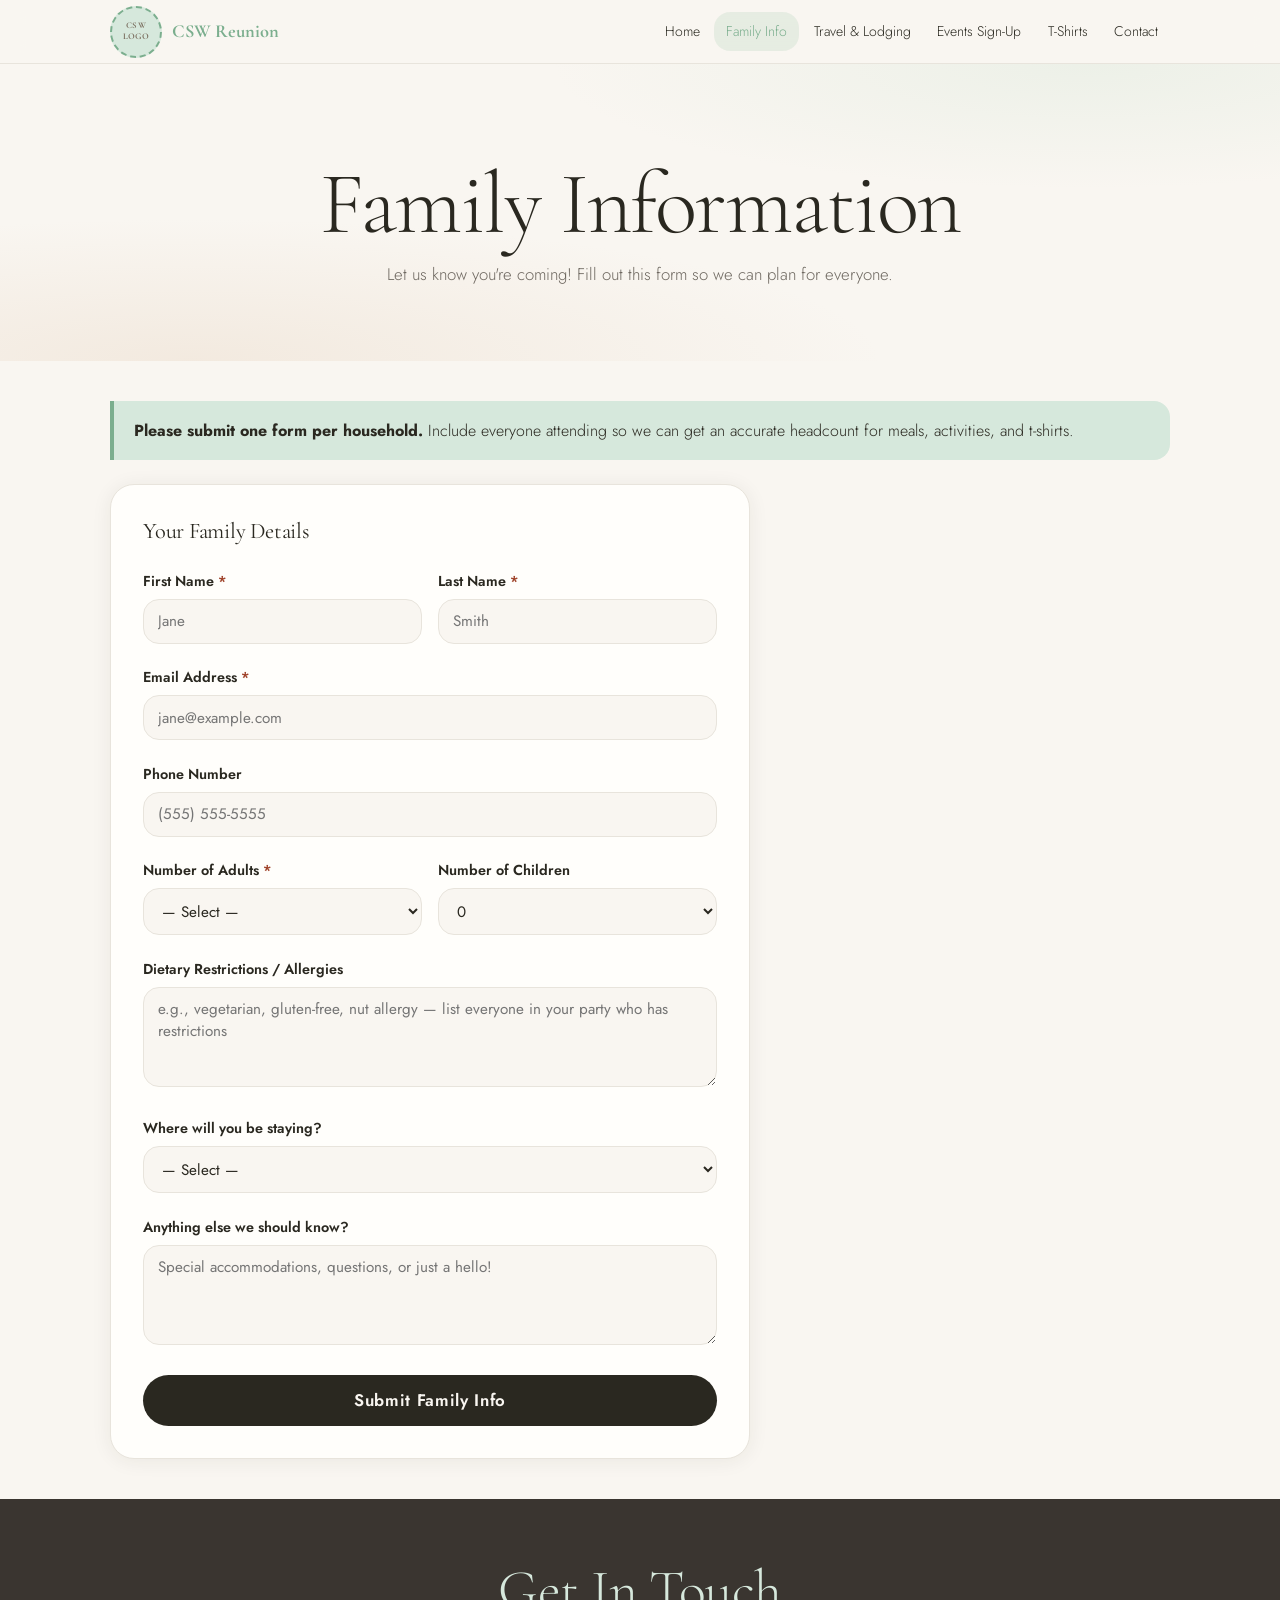
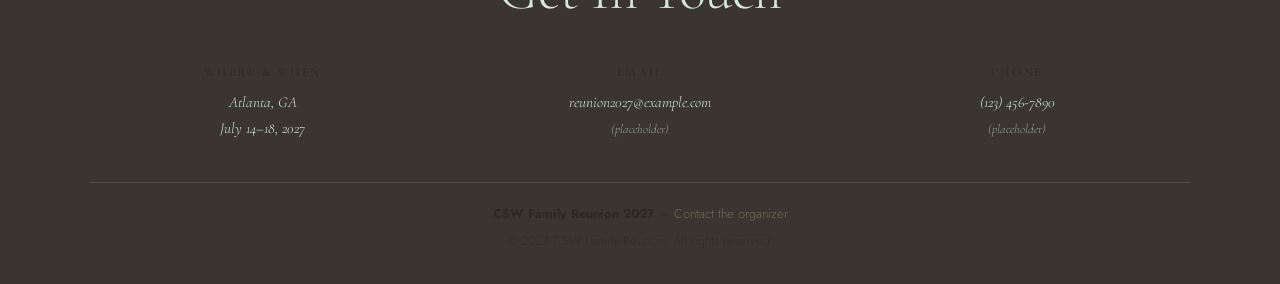
<file: family-info.html>
<!DOCTYPE html>
<html lang="en">
<head>
  <meta charset="UTF-8">
  <meta name="viewport" content="width=device-width, initial-scale=1.0">
  <title>Family Info — CSW Family Reunion 2027</title>
  <link rel="preconnect" href="https://fonts.googleapis.com">
  <link rel="preconnect" href="https://fonts.gstatic.com" crossorigin>
  <link href="https://fonts.googleapis.com/css2?family=Cormorant+Garamond:ital,wght@0,300;0,400;0,500;0,600;0,700;1,300;1,400;1,500&family=Jost:wght@300;400;500;600&display=swap" rel="stylesheet">
  <link rel="stylesheet" href="css/styles.css">
</head>
<body>

  <nav class="site-nav" role="navigation" aria-label="Main navigation">
    <div class="nav-inner">
      <a href="index.html" class="nav-brand" style="display:flex;align-items:center;gap:0.6rem;">
        <div class="logo-placeholder" title="Logo coming soon">CSW<br>LOGO</div>
        CSW Reunion
      </a>
      <button class="nav-toggle" aria-expanded="false" aria-controls="nav-links" aria-label="Toggle menu">
        <span></span><span></span><span></span>
      </button>
      <ul class="nav-links" id="nav-links">
        <li><a href="index.html">Home</a></li>
        <li><a href="family-info.html">Family Info</a></li>
        <li><a href="travel.html">Travel & Lodging</a></li>
        <li><a href="events.html">Events Sign-Up</a></li>
        <li><a href="tshirts.html">T-Shirts</a></li>
        <li><a href="contact.html">Contact</a></li>
      </ul>
    </div>
  </nav>

  <main>
    <div class="page-hero">
      <h1>Family Information</h1>
      <p>Let us know you're coming! Fill out this form so we can plan for everyone.</p>
    </div>

    <div class="container">

      <div class="highlight-box">
        <strong>Please submit one form per household.</strong> Include everyone attending so we can get an accurate headcount for meals, activities, and t-shirts.
      </div>

      <!-- Submits to a Google Sheet via Apps Script — see js/main.js -->
      <form
        class="form-wrap gsheet-form"
        name="family-info"
        method="POST"
      >
        <p style="display:none;"><label>Don't fill this out: <input name="bot-field"></label></p>

        <h2 class="section-title" style="font-size:1.4rem; margin-bottom:1.5rem;">Your Family Details</h2>

        <div class="form-row">
          <div class="form-group">
            <label for="first-name">First Name <span style="color:var(--color-error)">*</span></label>
            <input type="text" id="first-name" name="first_name" required autocomplete="given-name" placeholder="Jane">
          </div>
          <div class="form-group">
            <label for="last-name">Last Name <span style="color:var(--color-error)">*</span></label>
            <input type="text" id="last-name" name="last_name" required autocomplete="family-name" placeholder="Smith">
          </div>
        </div>

        <div class="form-group">
          <label for="email">Email Address <span style="color:var(--color-error)">*</span></label>
          <input type="email" id="email" name="email" required autocomplete="email" placeholder="jane@example.com">
        </div>

        <div class="form-group">
          <label for="phone">Phone Number</label>
          <input type="tel" id="phone" name="phone" autocomplete="tel" placeholder="(555) 555-5555">
        </div>

        <div class="form-row">
          <div class="form-group">
            <label for="adults">Number of Adults <span style="color:var(--color-error)">*</span></label>
            <select id="adults" name="adults" required>
              <option value="">— Select —</option>
              <option value="1">1</option>
              <option value="2">2</option>
              <option value="3">3</option>
              <option value="4">4</option>
              <option value="5">5</option>
              <option value="6+">6 or more</option>
            </select>
          </div>
          <div class="form-group">
            <label for="children">Number of Children</label>
            <select id="children" name="children">
              <option value="0">0</option>
              <option value="1">1</option>
              <option value="2">2</option>
              <option value="3">3</option>
              <option value="4">4</option>
              <option value="5+">5 or more</option>
            </select>
          </div>
        </div>

        <div class="form-group">
          <label for="dietary">Dietary Restrictions / Allergies</label>
          <textarea
            id="dietary"
            name="dietary_restrictions"
            placeholder="e.g., vegetarian, gluten-free, nut allergy — list everyone in your party who has restrictions"
          ></textarea>
        </div>

        <div class="form-group">
          <label for="lodging">Where will you be staying?</label>
          <select id="lodging" name="lodging">
            <option value="">— Select —</option>
            <option value="hotel">Hotel (see Travel page for recommendations)</option>
            <option value="family">Staying with family</option>
            <option value="airbnb">Vacation rental / Airbnb</option>
            <option value="undecided">Haven't decided yet</option>
          </select>
        </div>

        <div class="form-group">
          <label for="notes">Anything else we should know?</label>
          <textarea id="notes" name="notes" placeholder="Special accommodations, questions, or just a hello!"></textarea>
        </div>

        <button type="submit" class="btn btn-primary" style="width:100%; font-size:1.05rem; padding: 0.85rem;">
          Submit Family Info
        </button>
      </form>

    </div>
  </main>

  <footer class="site-footer">
    <div class="footer-inner">
      <h2 class="footer-title">Get In Touch</h2>
      <div class="footer-grid">
        <div>
          <h4>Where &amp; When</h4>
          <p>Atlanta, GA<br>July 14&ndash;18, 2027</p>
        </div>
        <div>
          <h4>Email</h4>
          <p><a href="mailto:reunion2027@example.com">reunion2027@example.com</a><br><span style="opacity:0.6; font-size:0.8rem;">(placeholder)</span></p>
        </div>
        <div>
          <h4>Phone</h4>
          <p>(123) 456-7890<br><span style="opacity:0.6; font-size:0.8rem;">(placeholder)</span></p>
        </div>
      </div>
      <hr class="footer-divider">
      <p class="footer-copy"><strong>CSW Family Reunion 2027</strong> &mdash; <a href="contact.html">Contact the organizer</a></p>
      <p class="footer-copy" style="opacity:0.6;">&copy; 2027 CSW Family Reunion. All rights reserved.</p>
    </div>
  </footer>

  <script src="js/main.js"></script>
</body>
</html>
</file>
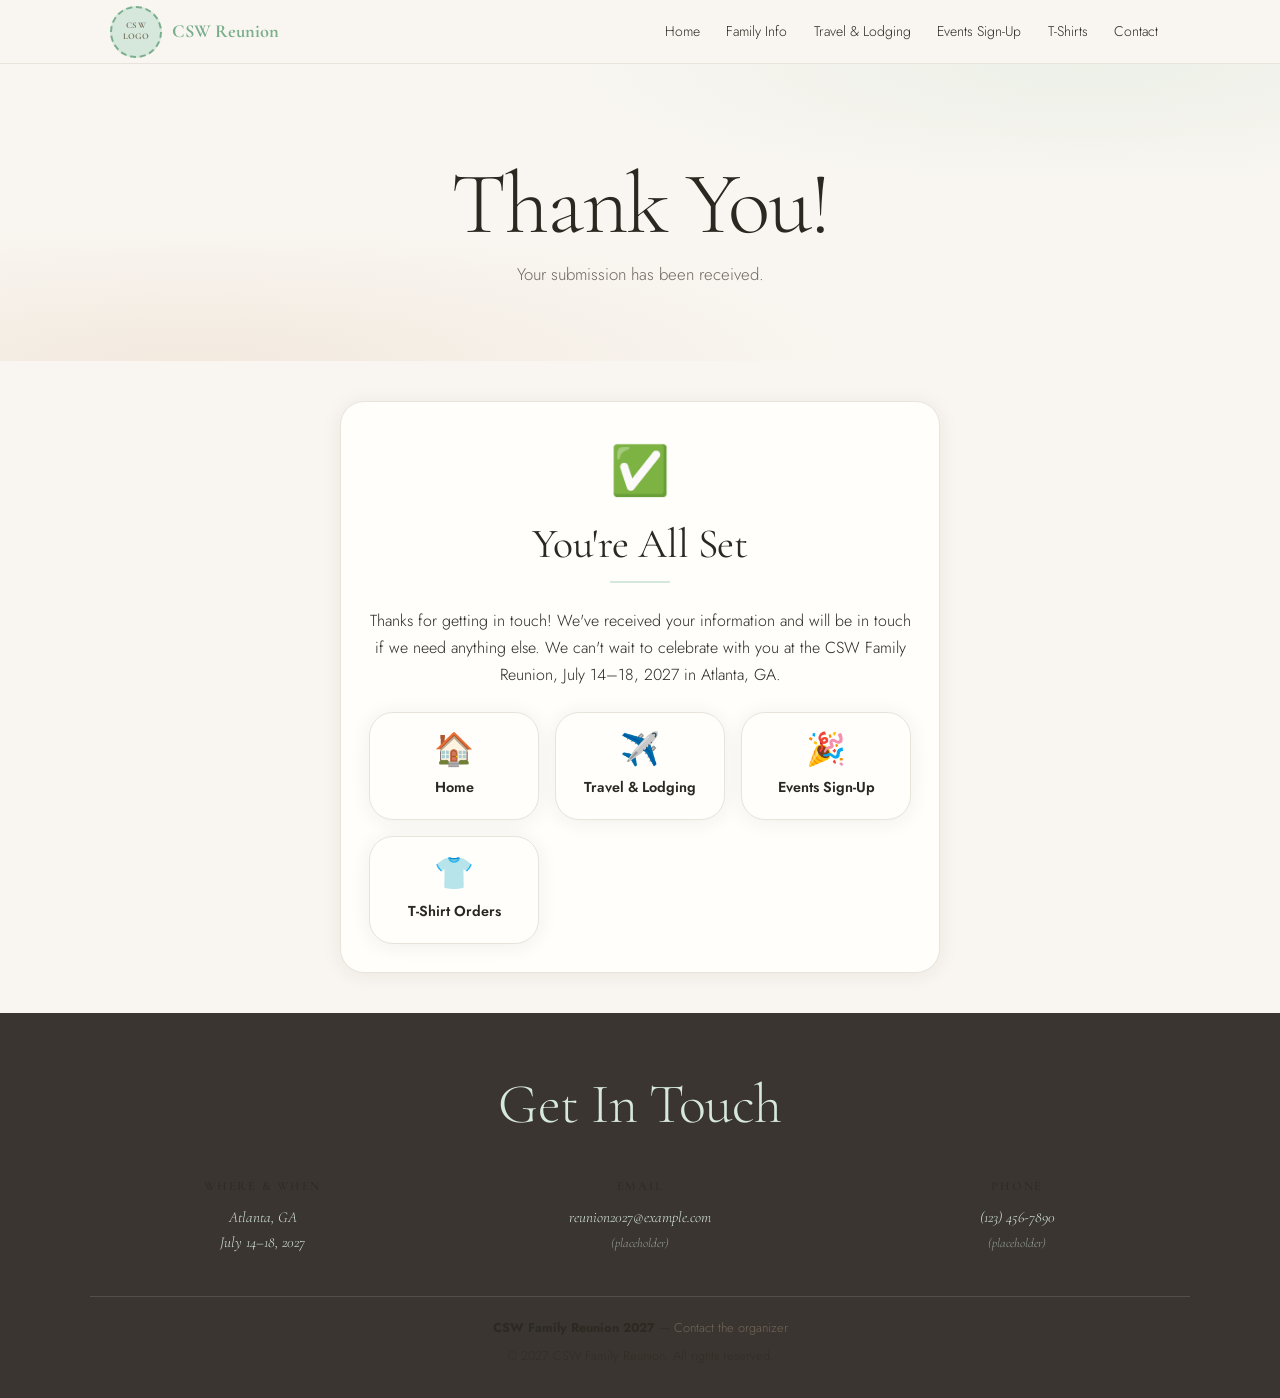
<file: success.html>
<!DOCTYPE html>
<html lang="en">
<head>
  <meta charset="UTF-8">
  <meta name="viewport" content="width=device-width, initial-scale=1.0">
  <title>Thank You — CSW Family Reunion 2027</title>
  <link rel="preconnect" href="https://fonts.googleapis.com">
  <link rel="preconnect" href="https://fonts.gstatic.com" crossorigin>
  <link href="https://fonts.googleapis.com/css2?family=Cormorant+Garamond:ital,wght@0,300;0,400;0,500;0,600;0,700;1,300;1,400;1,500&family=Jost:wght@300;400;500;600&display=swap" rel="stylesheet">
  <link rel="stylesheet" href="css/styles.css">
</head>
<body>

  <nav class="site-nav" role="navigation" aria-label="Main navigation">
    <div class="nav-inner">
      <a href="index.html" class="nav-brand" style="display:flex;align-items:center;gap:0.6rem;">
        <div class="logo-placeholder" title="Logo coming soon">CSW<br>LOGO</div>
        CSW Reunion
      </a>
      <button class="nav-toggle" aria-expanded="false" aria-controls="nav-links" aria-label="Toggle menu">
        <span></span><span></span><span></span>
      </button>
      <ul class="nav-links" id="nav-links">
        <li><a href="index.html">Home</a></li>
        <li><a href="family-info.html">Family Info</a></li>
        <li><a href="travel.html">Travel & Lodging</a></li>
        <li><a href="events.html">Events Sign-Up</a></li>
        <li><a href="tshirts.html">T-Shirts</a></li>
        <li><a href="contact.html">Contact</a></li>
      </ul>
    </div>
  </nav>

  <main>
    <div class="page-hero">
      <h1>Thank You!</h1>
      <p>Your submission has been received.</p>
    </div>

    <div class="container text-center">
      <div class="card" style="max-width: 600px; margin: 0 auto;">
        <div style="font-size: 3rem; margin-bottom: 0.5rem;">✅</div>
        <h2 class="section-title">You're All Set</h2>
        <hr class="divider" style="margin-left:auto; margin-right:auto;">
        <p style="font-size: 1rem; margin-bottom: 1.5rem;">
          Thanks for getting in touch! We've received your information and will
          be in touch if we need anything else. We can't wait to celebrate with
          you at the CSW Family Reunion, July 14&ndash;18, 2027 in Atlanta, GA.
        </p>

        <div class="quick-nav" style="grid-template-columns: repeat(auto-fill, minmax(140px, 1fr));">
          <a href="index.html" class="quick-nav-tile">
            <span class="tile-icon">🏠</span>
            Home
          </a>
          <a href="travel.html" class="quick-nav-tile">
            <span class="tile-icon">✈️</span>
            Travel &amp; Lodging
          </a>
          <a href="events.html" class="quick-nav-tile">
            <span class="tile-icon">🎉</span>
            Events Sign-Up
          </a>
          <a href="tshirts.html" class="quick-nav-tile">
            <span class="tile-icon">👕</span>
            T-Shirt Orders
          </a>
        </div>
      </div>
    </div>
  </main>

  <footer class="site-footer">
    <div class="footer-inner">
      <h2 class="footer-title">Get In Touch</h2>
      <div class="footer-grid">
        <div>
          <h4>Where &amp; When</h4>
          <p>Atlanta, GA<br>July 14&ndash;18, 2027</p>
        </div>
        <div>
          <h4>Email</h4>
          <p><a href="mailto:reunion2027@example.com">reunion2027@example.com</a><br><span style="opacity:0.6; font-size:0.8rem;">(placeholder)</span></p>
        </div>
        <div>
          <h4>Phone</h4>
          <p>(123) 456-7890<br><span style="opacity:0.6; font-size:0.8rem;">(placeholder)</span></p>
        </div>
      </div>
      <hr class="footer-divider">
      <p class="footer-copy"><strong>CSW Family Reunion 2027</strong> &mdash; <a href="contact.html">Contact the organizer</a></p>
      <p class="footer-copy" style="opacity:0.6;">&copy; 2027 CSW Family Reunion. All rights reserved.</p>
    </div>
  </footer>

  <script src="js/main.js"></script>
</body>
</html>
</file>
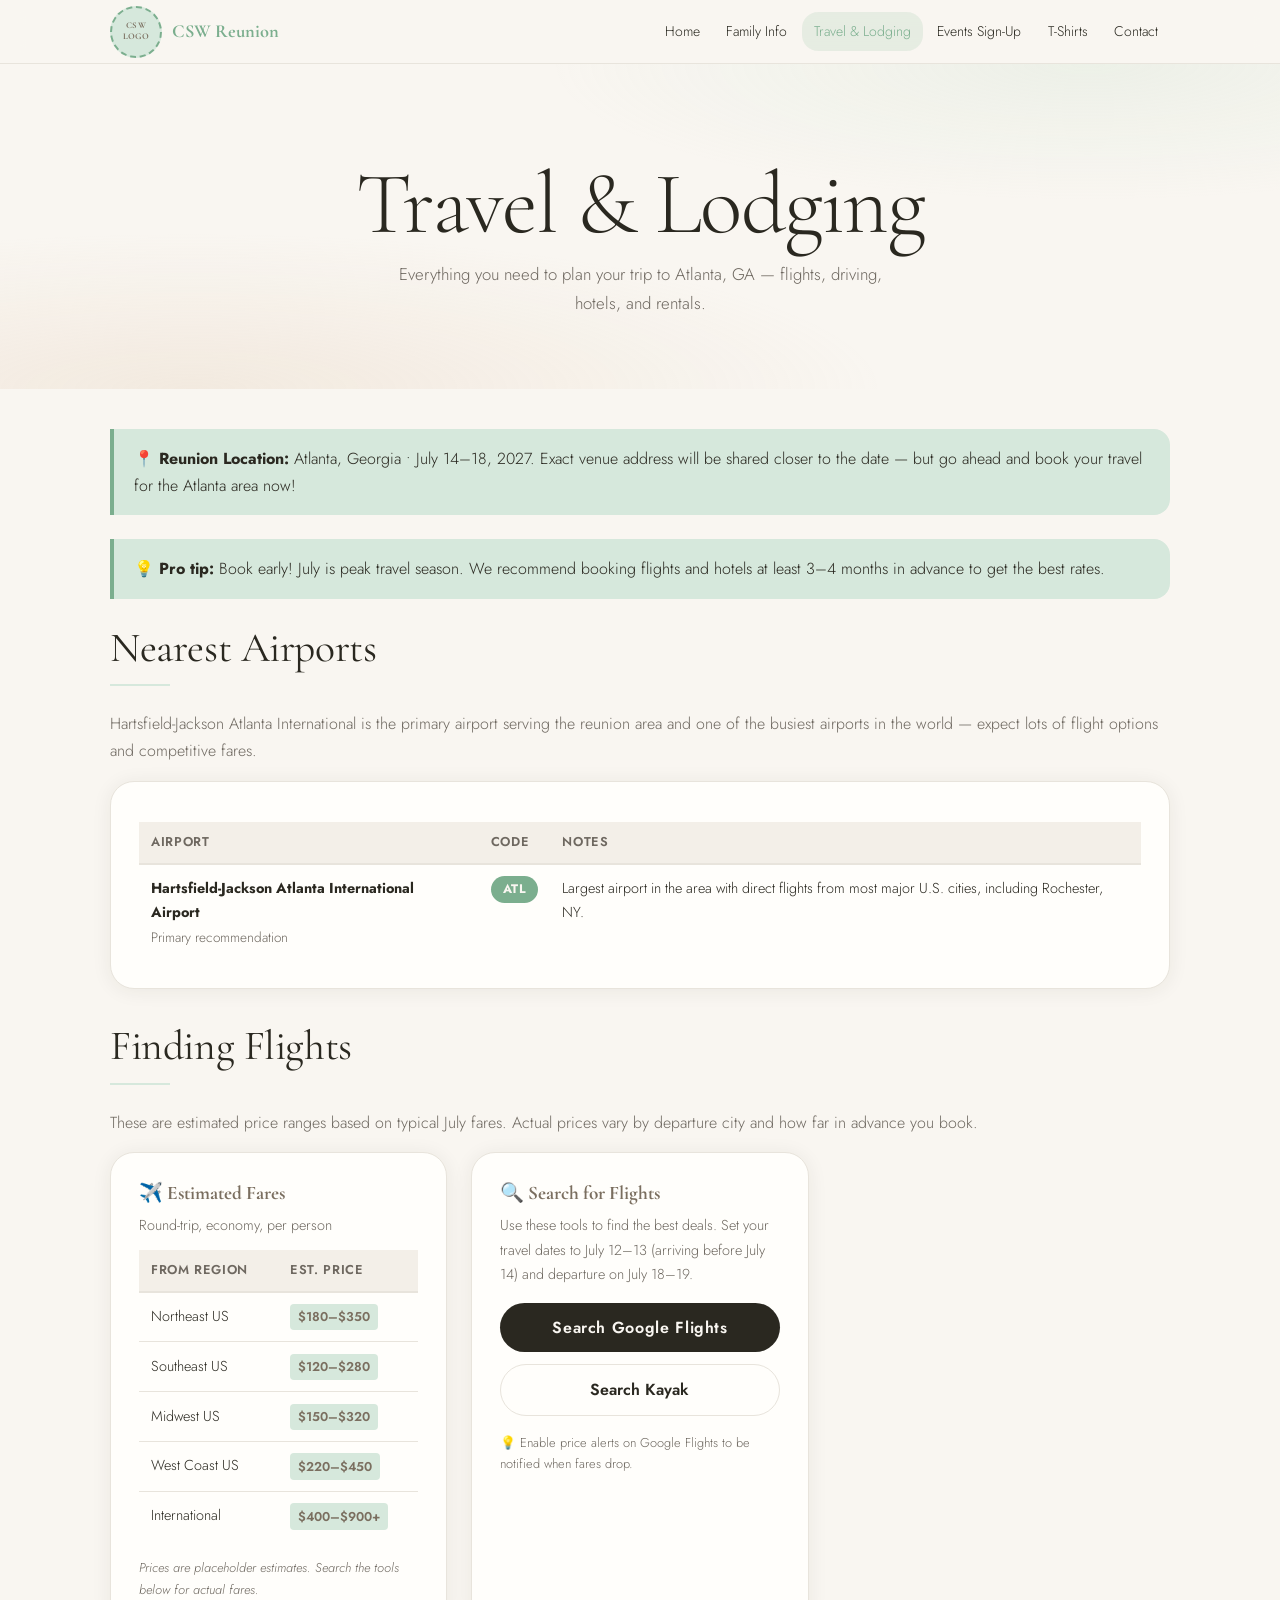
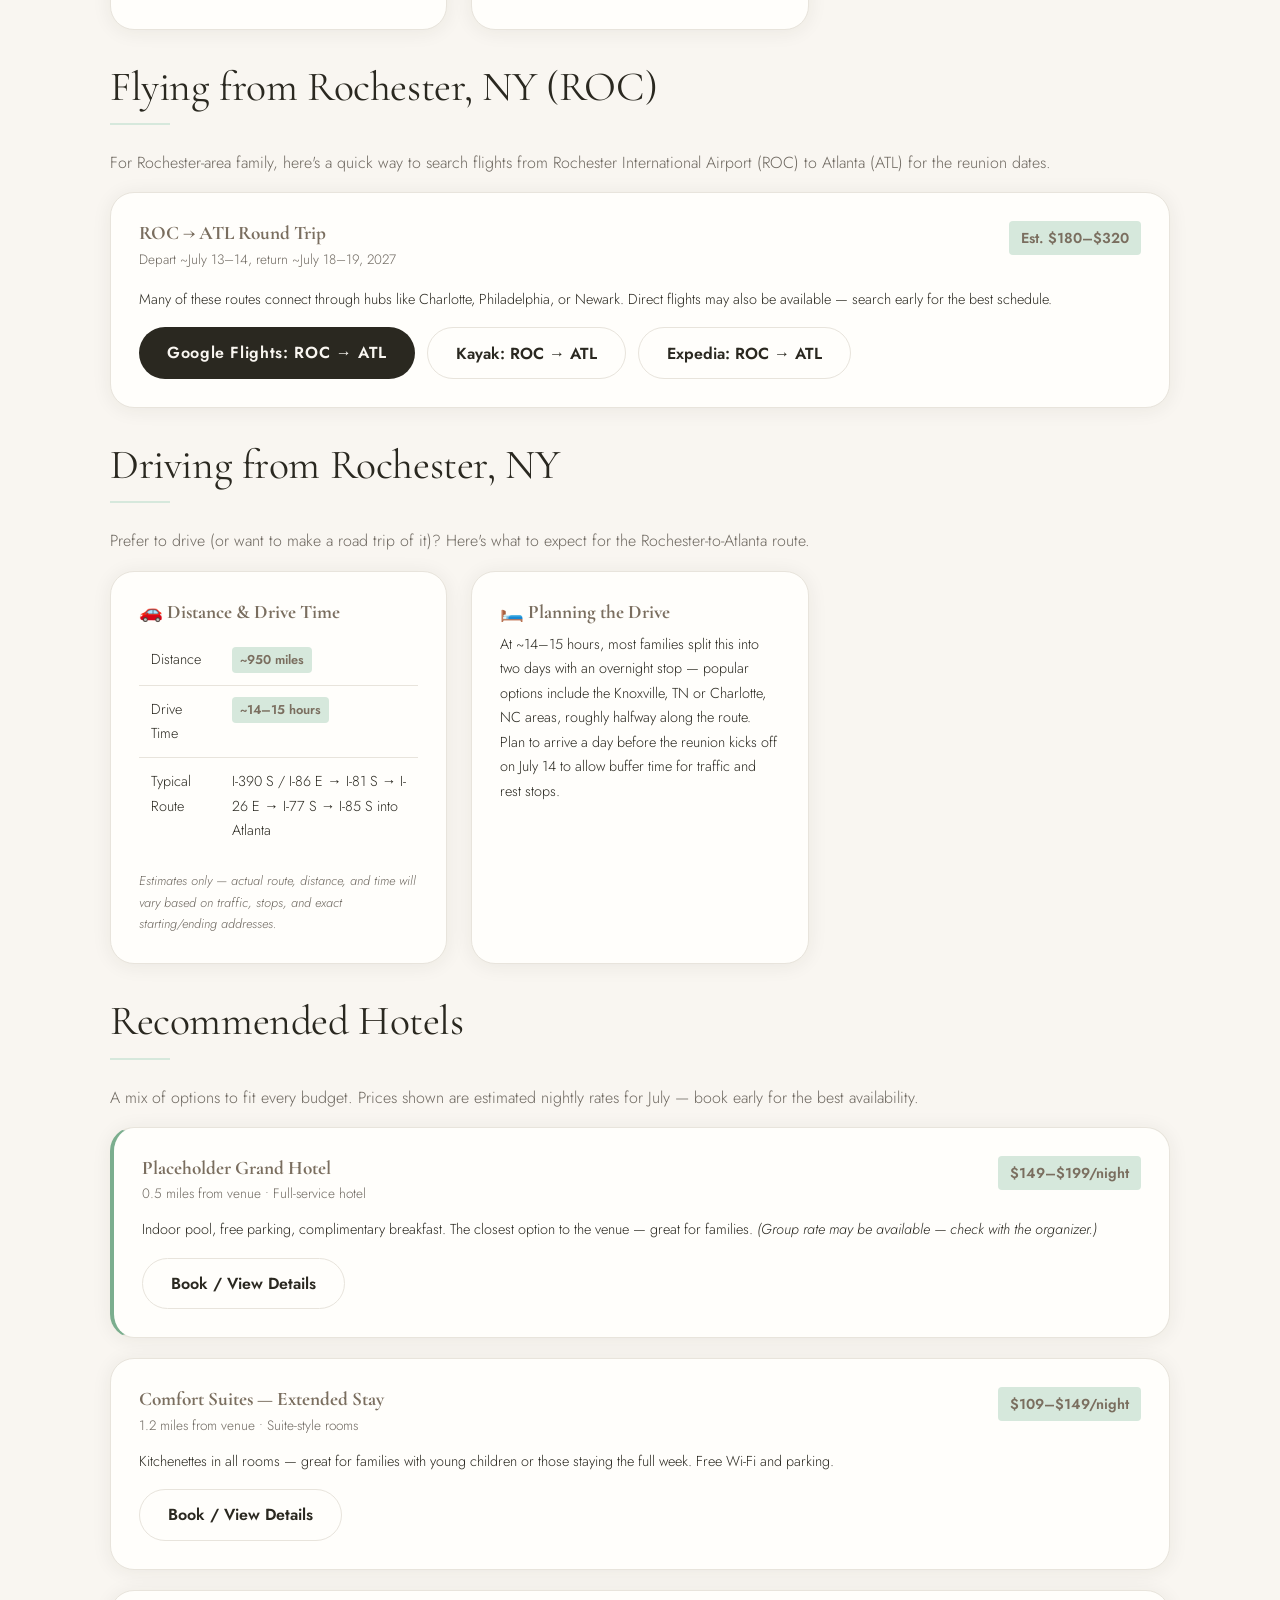
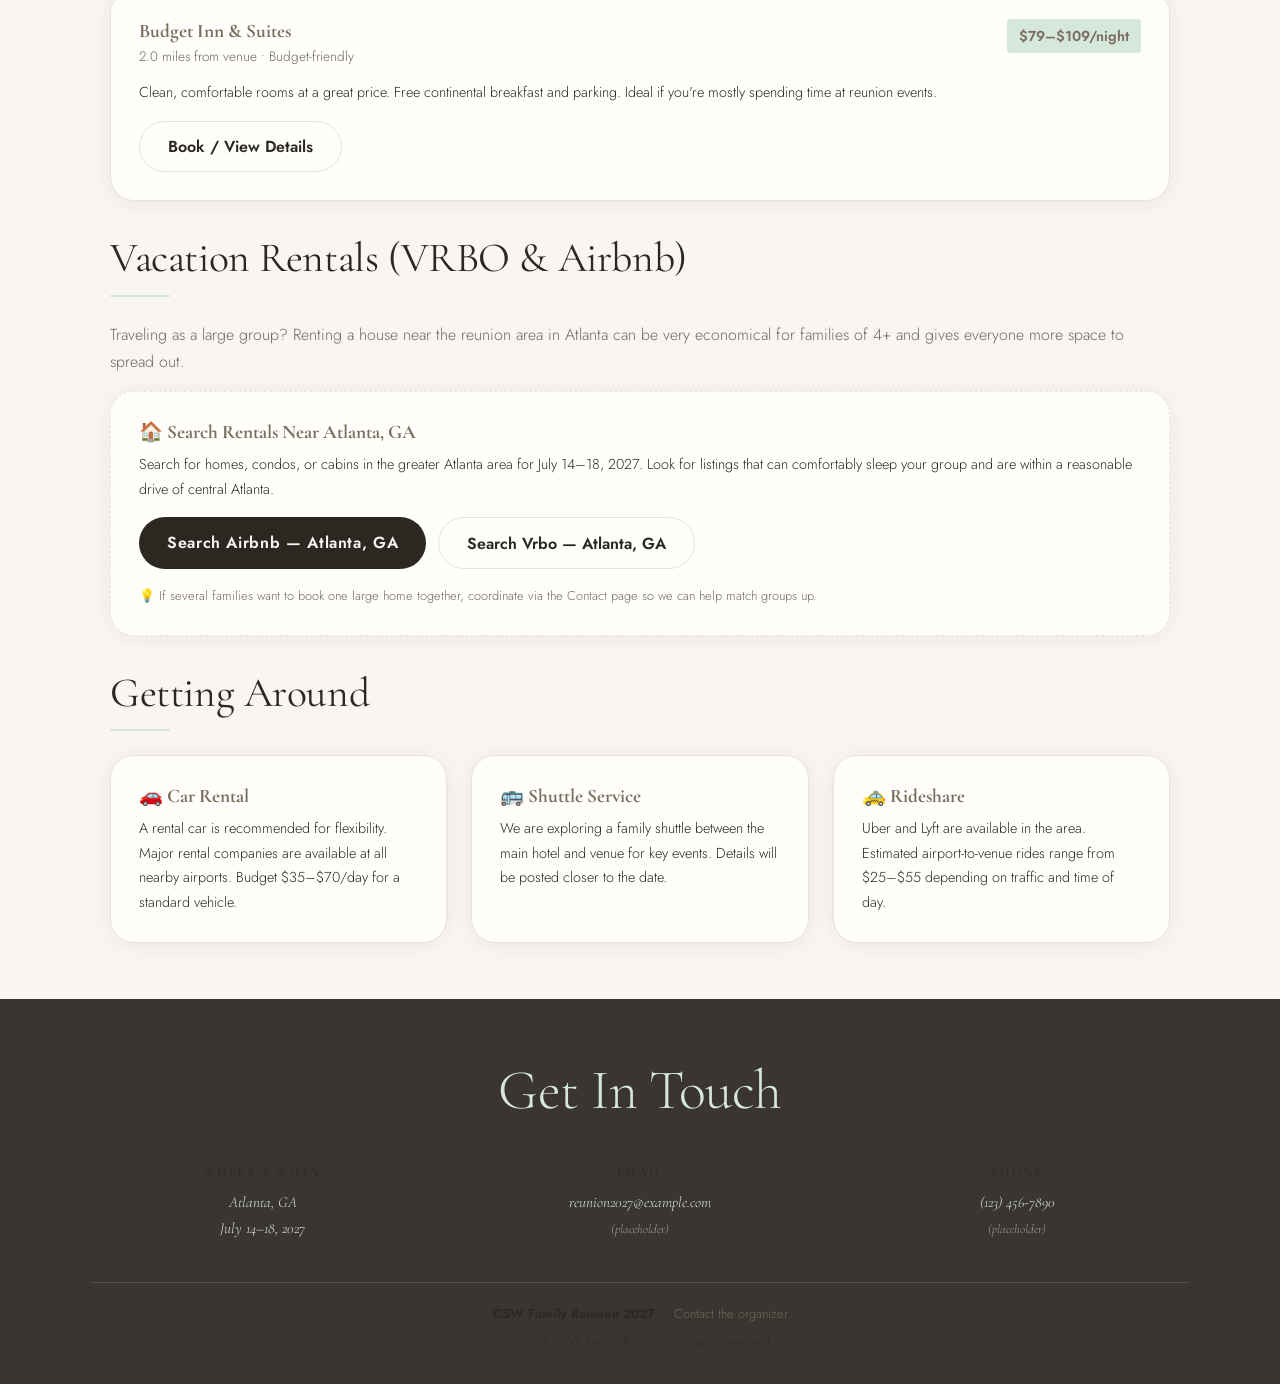
<file: travel.html>
<!DOCTYPE html>
<html lang="en">
<head>
  <meta charset="UTF-8">
  <meta name="viewport" content="width=device-width, initial-scale=1.0">
  <title>Travel & Lodging — CSW Family Reunion 2027</title>
  <link rel="preconnect" href="https://fonts.googleapis.com">
  <link rel="preconnect" href="https://fonts.gstatic.com" crossorigin>
  <link href="https://fonts.googleapis.com/css2?family=Cormorant+Garamond:ital,wght@0,300;0,400;0,500;0,600;0,700;1,300;1,400;1,500&family=Jost:wght@300;400;500;600&display=swap" rel="stylesheet">
  <link rel="stylesheet" href="css/styles.css">
</head>
<body>

  <nav class="site-nav" role="navigation" aria-label="Main navigation">
    <div class="nav-inner">
      <a href="index.html" class="nav-brand" style="display:flex;align-items:center;gap:0.6rem;">
        <div class="logo-placeholder" title="Logo coming soon">CSW<br>LOGO</div>
        CSW Reunion
      </a>
      <button class="nav-toggle" aria-expanded="false" aria-controls="nav-links" aria-label="Toggle menu">
        <span></span><span></span><span></span>
      </button>
      <ul class="nav-links" id="nav-links">
        <li><a href="index.html">Home</a></li>
        <li><a href="family-info.html">Family Info</a></li>
        <li><a href="travel.html">Travel & Lodging</a></li>
        <li><a href="events.html">Events Sign-Up</a></li>
        <li><a href="tshirts.html">T-Shirts</a></li>
        <li><a href="contact.html">Contact</a></li>
      </ul>
    </div>
  </nav>

  <main>
    <div class="page-hero">
      <h1>Travel &amp; Lodging</h1>
      <p>Everything you need to plan your trip to Atlanta, GA — flights, driving, hotels, and rentals.</p>
    </div>

    <div class="container">

      <div class="highlight-box">
        <strong>📍 Reunion Location:</strong> Atlanta, Georgia &bull; July 14–18, 2027.
        Exact venue address will be shared closer to the date — but go ahead and book your travel for the Atlanta area now!
      </div>

      <div class="highlight-box">
        <strong>💡 Pro tip:</strong> Book early! July is peak travel season. We recommend booking flights and hotels at least 3–4 months in advance to get the best rates.
      </div>

      <!-- ── Airports ── -->
      <section class="mt-3">
        <h2 class="section-title">Nearest Airports</h2>
        <hr class="divider">
        <p class="text-muted mb-2">Hartsfield-Jackson Atlanta International is the primary airport serving the reunion area and one of the busiest airports in the world — expect lots of flight options and competitive fares.</p>

        <div class="card">
          <table class="info-table">
            <thead>
              <tr>
                <th>Airport</th>
                <th>Code</th>
                <th>Notes</th>
              </tr>
            </thead>
            <tbody>
              <tr>
                <td><strong>Hartsfield-Jackson Atlanta International Airport</strong><br><span class="text-muted" style="font-size:0.85rem;">Primary recommendation</span></td>
                <td><span class="badge">ATL</span></td>
                <td>Largest airport in the area with direct flights from most major U.S. cities, including Rochester, NY.</td>
              </tr>
            </tbody>
          </table>
        </div>
      </section>

      <!-- ── Flights ── -->
      <section class="mt-4">
        <h2 class="section-title">Finding Flights</h2>
        <hr class="divider">
        <p class="text-muted mb-2">These are estimated price ranges based on typical July fares. Actual prices vary by departure city and how far in advance you book.</p>

        <div class="card-grid">
          <div class="card">
            <h3>✈️ Estimated Fares</h3>
            <p style="font-size:0.9rem; color:var(--color-text-muted); margin-bottom:0.75rem;">Round-trip, economy, per person</p>
            <table class="info-table">
              <thead><tr><th>From Region</th><th>Est. Price</th></tr></thead>
              <tbody>
                <tr><td>Northeast US</td><td><span class="price-badge">$180–$350</span></td></tr>
                <tr><td>Southeast US</td><td><span class="price-badge">$120–$280</span></td></tr>
                <tr><td>Midwest US</td><td><span class="price-badge">$150–$320</span></td></tr>
                <tr><td>West Coast US</td><td><span class="price-badge">$220–$450</span></td></tr>
                <tr><td>International</td><td><span class="price-badge">$400–$900+</span></td></tr>
              </tbody>
            </table>
            <p class="mt-2" style="font-size:0.8rem; color:var(--color-text-muted);"><em>Prices are placeholder estimates. Search the tools below for actual fares.</em></p>
          </div>

          <div class="card">
            <h3>🔍 Search for Flights</h3>
            <p style="font-size:0.9rem; margin-bottom:1rem; color:var(--color-text-muted);">Use these tools to find the best deals. Set your travel dates to July 12–13 (arriving before July 14) and departure on July 18–19.</p>
            <div style="display:flex; flex-direction:column; gap:0.75rem;">
              <a href="https://www.google.com/flights" target="_blank" rel="noopener" class="btn btn-primary" style="text-align:center;">
                Search Google Flights
              </a>
              <a href="https://www.kayak.com/flights" target="_blank" rel="noopener" class="btn btn-outline" style="text-align:center;">
                Search Kayak
              </a>
            </div>
            <p class="mt-2" style="font-size:0.8rem; color:var(--color-text-muted);">
              💡 Enable price alerts on Google Flights to be notified when fares drop.
            </p>
          </div>
        </div>
      </section>

      <!-- ── Flights from Rochester ── -->
      <section class="mt-4" id="flights-from-rochester">
        <h2 class="section-title">Flying from Rochester, NY (ROC)</h2>
        <hr class="divider">
        <p class="text-muted mb-2">For Rochester-area family, here's a quick way to search flights from Rochester International Airport (ROC) to Atlanta (ATL) for the reunion dates.</p>

        <div class="card">
          <div style="display:flex; justify-content:space-between; align-items:flex-start; flex-wrap:wrap; gap:0.5rem; margin-bottom:1rem;">
            <div>
              <h3 style="margin-bottom:0.15rem;">ROC &rarr; ATL Round Trip</h3>
              <p style="font-size:0.85rem; color:var(--color-text-muted);">Depart ~July 13–14, return ~July 18–19, 2027</p>
            </div>
            <span class="price-badge" style="font-size:0.9rem; padding:0.3rem 0.75rem;">Est. $180–$320</span>
          </div>
          <p style="font-size:0.9rem; margin-bottom:1rem;">Many of these routes connect through hubs like Charlotte, Philadelphia, or Newark. Direct flights may also be available — search early for the best schedule.</p>
          <div style="display:flex; gap:0.75rem; flex-wrap:wrap;">
            <a href="https://www.google.com/travel/flights?q=Flights%20from%20Rochester%20ROC%20to%20Atlanta%20ATL%20on%202027-07-14%20through%202027-07-18" target="_blank" rel="noopener" class="btn btn-primary">
              Google Flights: ROC → ATL
            </a>
            <a href="https://www.kayak.com/flights/ROC-ATL/2027-07-14/2027-07-18" target="_blank" rel="noopener" class="btn btn-outline">
              Kayak: ROC → ATL
            </a>
            <a href="https://www.expedia.com/Flights-Search?trip=roundtrip&leg1=from:Rochester,NY%20(ROC),to:Atlanta,GA%20(ATL),departure:07/14/2027&leg2=from:Atlanta,GA%20(ATL),to:Rochester,NY%20(ROC),departure:07/18/2027&passengers=adults:1&mode=search" target="_blank" rel="noopener" class="btn btn-outline">
              Expedia: ROC → ATL
            </a>
          </div>
        </div>
      </section>

      <!-- ── Driving ── -->
      <section class="mt-4" id="driving-from-rochester">
        <h2 class="section-title">Driving from Rochester, NY</h2>
        <hr class="divider">
        <p class="text-muted mb-2">Prefer to drive (or want to make a road trip of it)? Here's what to expect for the Rochester-to-Atlanta route.</p>

        <div class="card-grid">
          <div class="card">
            <h3>🚗 Distance &amp; Drive Time</h3>
            <table class="info-table">
              <tbody>
                <tr><td>Distance</td><td><span class="price-badge">~950 miles</span></td></tr>
                <tr><td>Drive Time</td><td><span class="price-badge">~14–15 hours</span></td></tr>
                <tr><td>Typical Route</td><td>I-390 S / I-86 E &rarr; I-81 S &rarr; I-26 E &rarr; I-77 S &rarr; I-85 S into Atlanta</td></tr>
              </tbody>
            </table>
            <p class="mt-2" style="font-size:0.8rem; color:var(--color-text-muted);"><em>Estimates only — actual route, distance, and time will vary based on traffic, stops, and exact starting/ending addresses.</em></p>
          </div>
          <div class="card">
            <h3>🛏️ Planning the Drive</h3>
            <p style="font-size:0.9rem;">At ~14–15 hours, most families split this into two days with an overnight stop — popular options include the Knoxville, TN or Charlotte, NC areas, roughly halfway along the route. Plan to arrive a day before the reunion kicks off on July 14 to allow buffer time for traffic and rest stops.</p>
          </div>
        </div>
      </section>

      <!-- ── Hotels ── -->
      <section class="mt-4">
        <h2 class="section-title">Recommended Hotels</h2>
        <hr class="divider">
        <p class="text-muted mb-2">A mix of options to fit every budget. Prices shown are estimated nightly rates for July — book early for the best availability.</p>

        <div style="display:flex; flex-direction:column; gap:1.25rem;">

          <div class="card" style="border-left: 4px solid var(--color-primary);">
            <div style="display:flex; justify-content:space-between; align-items:flex-start; flex-wrap:wrap; gap:0.5rem; margin-bottom:0.75rem;">
              <div>
                <h3 style="margin-bottom:0.15rem;">Placeholder Grand Hotel</h3>
                <p style="font-size:0.85rem; color:var(--color-text-muted);">0.5 miles from venue &bull; Full-service hotel</p>
              </div>
              <span class="price-badge" style="font-size:0.9rem; padding:0.3rem 0.75rem;">$149–$199/night</span>
            </div>
            <p style="font-size:0.9rem; margin-bottom:1rem;">Indoor pool, free parking, complimentary breakfast. The closest option to the venue — great for families. <em>(Group rate may be available — check with the organizer.)</em></p>
            <a href="https://www.google.com/search?q=hotels+near+reunion+venue" target="_blank" rel="noopener" class="btn btn-outline">Book / View Details</a>
          </div>

          <div class="card">
            <div style="display:flex; justify-content:space-between; align-items:flex-start; flex-wrap:wrap; gap:0.5rem; margin-bottom:0.75rem;">
              <div>
                <h3 style="margin-bottom:0.15rem;">Comfort Suites — Extended Stay</h3>
                <p style="font-size:0.85rem; color:var(--color-text-muted);">1.2 miles from venue &bull; Suite-style rooms</p>
              </div>
              <span class="price-badge" style="font-size:0.9rem; padding:0.3rem 0.75rem;">$109–$149/night</span>
            </div>
            <p style="font-size:0.9rem; margin-bottom:1rem;">Kitchenettes in all rooms — great for families with young children or those staying the full week. Free Wi-Fi and parking.</p>
            <a href="https://www.kayak.com/hotels" target="_blank" rel="noopener" class="btn btn-outline">Book / View Details</a>
          </div>

          <div class="card">
            <div style="display:flex; justify-content:space-between; align-items:flex-start; flex-wrap:wrap; gap:0.5rem; margin-bottom:0.75rem;">
              <div>
                <h3 style="margin-bottom:0.15rem;">Budget Inn &amp; Suites</h3>
                <p style="font-size:0.85rem; color:var(--color-text-muted);">2.0 miles from venue &bull; Budget-friendly</p>
              </div>
              <span class="price-badge" style="font-size:0.9rem; padding:0.3rem 0.75rem;">$79–$109/night</span>
            </div>
            <p style="font-size:0.9rem; margin-bottom:1rem;">Clean, comfortable rooms at a great price. Free continental breakfast and parking. Ideal if you're mostly spending time at reunion events.</p>
            <a href="https://www.kayak.com/hotels" target="_blank" rel="noopener" class="btn btn-outline">Book / View Details</a>
          </div>

        </div>
      </section>

      <!-- ── Vacation Rentals ── -->
      <section class="mt-4">
        <h2 class="section-title">Vacation Rentals (VRBO &amp; Airbnb)</h2>
        <hr class="divider">
        <p class="text-muted mb-2">Traveling as a large group? Renting a house near the reunion area in Atlanta can be very economical for families of 4+ and gives everyone more space to spread out.</p>

        <div class="card" style="border: 1.5px dashed var(--color-border);">
          <h3 style="color: var(--color-accent);">🏠 Search Rentals Near Atlanta, GA</h3>
          <p style="font-size:0.9rem; margin-bottom:1rem;">
            Search for homes, condos, or cabins in the greater Atlanta area for July 14–18, 2027. Look for listings that can comfortably sleep your group and are within a reasonable drive of central Atlanta.
          </p>
          <div style="display:flex; gap:0.75rem; flex-wrap:wrap;">
            <a href="https://www.airbnb.com/s/Atlanta--GA/homes?checkin=2027-07-14&checkout=2027-07-18" target="_blank" rel="noopener" class="btn btn-primary">Search Airbnb — Atlanta, GA</a>
            <a href="https://www.vrbo.com/search/keywords:Atlanta,%20GA/arrival:2027-07-14/departure:2027-07-18" target="_blank" rel="noopener" class="btn btn-outline">Search Vrbo — Atlanta, GA</a>
          </div>
          <p class="mt-2" style="font-size:0.8rem; color:var(--color-text-muted);">
            💡 If several families want to book one large home together, coordinate via the <a href="contact.html">Contact</a> page so we can help match groups up.
          </p>
        </div>
      </section>

      <!-- ── Ground Transport ── -->
      <section class="mt-4 mb-2">
        <h2 class="section-title">Getting Around</h2>
        <hr class="divider">
        <div class="card-grid">
          <div class="card">
            <h3>🚗 Car Rental</h3>
            <p style="font-size:0.9rem;">A rental car is recommended for flexibility. Major rental companies are available at all nearby airports. Budget $35–$70/day for a standard vehicle.</p>
          </div>
          <div class="card">
            <h3>🚌 Shuttle Service</h3>
            <p style="font-size:0.9rem;">We are exploring a family shuttle between the main hotel and venue for key events. Details will be posted closer to the date.</p>
          </div>
          <div class="card">
            <h3>🚕 Rideshare</h3>
            <p style="font-size:0.9rem;">Uber and Lyft are available in the area. Estimated airport-to-venue rides range from $25–$55 depending on traffic and time of day.</p>
          </div>
        </div>
      </section>

    </div>
  </main>

  <footer class="site-footer">
    <div class="footer-inner">
      <h2 class="footer-title">Get In Touch</h2>
      <div class="footer-grid">
        <div>
          <h4>Where &amp; When</h4>
          <p>Atlanta, GA<br>July 14&ndash;18, 2027</p>
        </div>
        <div>
          <h4>Email</h4>
          <p><a href="mailto:reunion2027@example.com">reunion2027@example.com</a><br><span style="opacity:0.6; font-size:0.8rem;">(placeholder)</span></p>
        </div>
        <div>
          <h4>Phone</h4>
          <p>(123) 456-7890<br><span style="opacity:0.6; font-size:0.8rem;">(placeholder)</span></p>
        </div>
      </div>
      <hr class="footer-divider">
      <p class="footer-copy"><strong>CSW Family Reunion 2027</strong> &mdash; <a href="contact.html">Contact the organizer</a></p>
      <p class="footer-copy" style="opacity:0.6;">&copy; 2027 CSW Family Reunion. All rights reserved.</p>
    </div>
  </footer>

  <script src="js/main.js"></script>
</body>
</html>
</file>
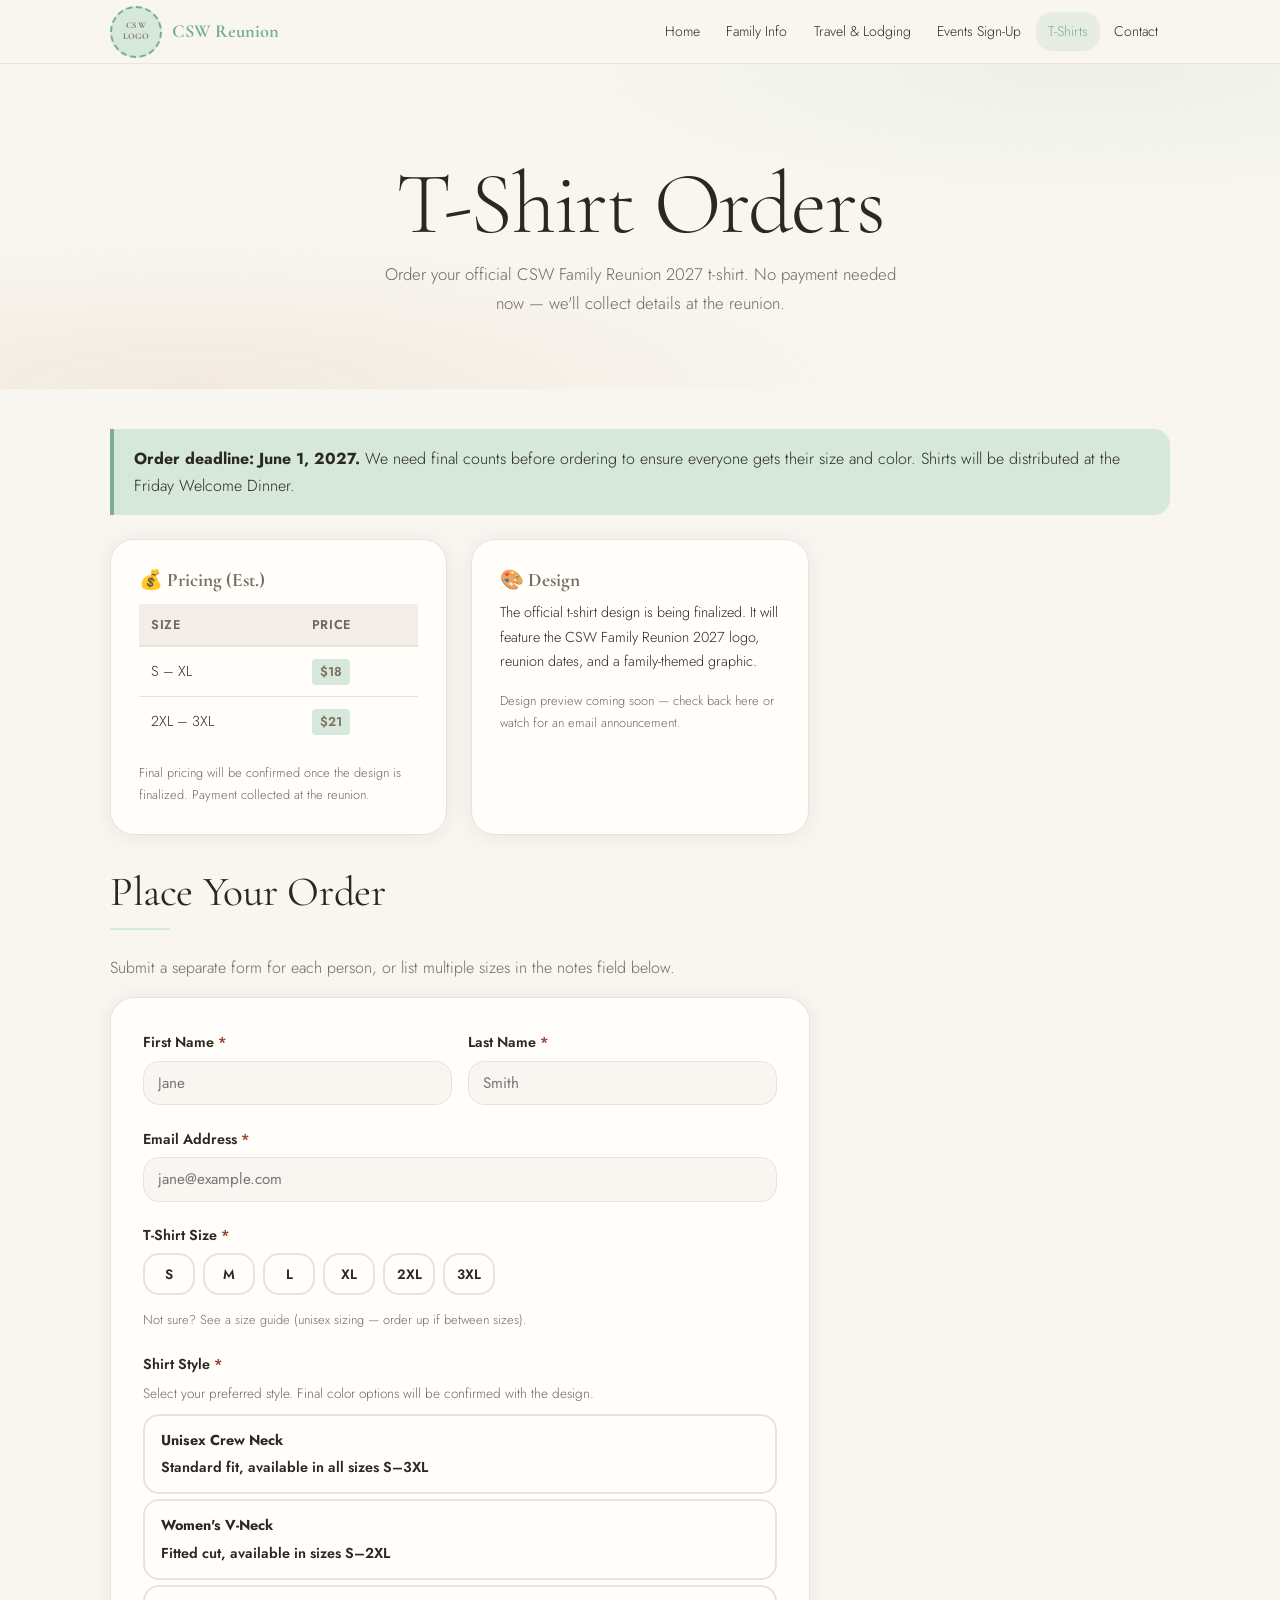
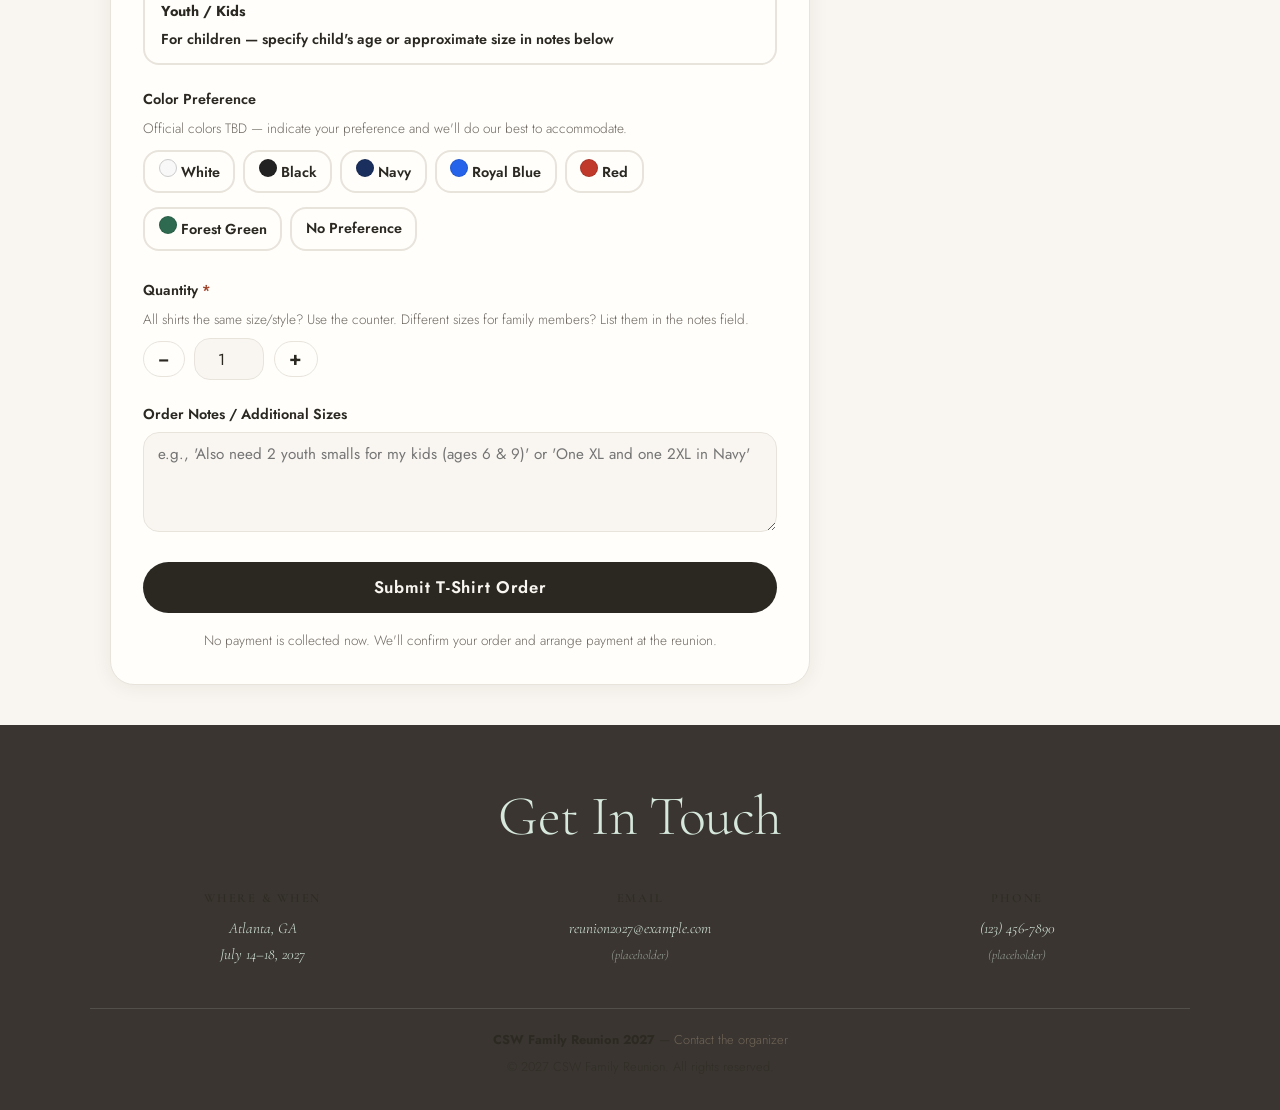
<file: tshirts.html>
<!DOCTYPE html>
<html lang="en">
<head>
  <meta charset="UTF-8">
  <meta name="viewport" content="width=device-width, initial-scale=1.0">
  <title>T-Shirt Orders — CSW Family Reunion 2027</title>
  <link rel="preconnect" href="https://fonts.googleapis.com">
  <link rel="preconnect" href="https://fonts.gstatic.com" crossorigin>
  <link href="https://fonts.googleapis.com/css2?family=Cormorant+Garamond:ital,wght@0,300;0,400;0,500;0,600;0,700;1,300;1,400;1,500&family=Jost:wght@300;400;500;600&display=swap" rel="stylesheet">
  <link rel="stylesheet" href="css/styles.css">
  <style>
    .color-swatch {
      display: inline-flex;
      align-items: center;
      gap: 0.5rem;
      padding: 0.45rem 0.85rem;
      border: 2px solid var(--color-border);
      border-radius: var(--radius);
      cursor: pointer;
      font-size: 0.9rem;
      font-weight: 500;
      transition: border-color 0.15s, background 0.15s;
      user-select: none;
    }
    .color-swatch input { display: none; }
    .color-swatch:has(input:checked) {
      border-color: var(--color-primary);
      background: var(--color-primary-light);
      color: var(--color-accent);
      font-weight: 700;
    }
    .color-swatch:hover { border-color: var(--color-primary-dark); }
    .swatch-dot {
      width: 18px;
      height: 18px;
      border-radius: 50%;
      border: 1px solid rgba(0,0,0,0.12);
      display: inline-block;
      flex-shrink: 0;
    }
    .style-option { display: none; }
    .style-label {
      display: block;
      border: 2px solid var(--color-border);
      border-radius: var(--radius);
      padding: 0.75rem 1rem;
      cursor: pointer;
      font-size: 0.9rem;
      transition: border-color 0.15s, background 0.15s;
      margin-bottom: 0.5rem;
    }
    .style-label strong { display: block; margin-bottom: 0.2rem; }
    .style-option:checked + .style-label {
      border-color: var(--color-primary);
      background: var(--color-primary-light);
    }
    .style-label:hover { border-color: var(--color-primary-dark); }
  </style>
</head>
<body>

  <nav class="site-nav" role="navigation" aria-label="Main navigation">
    <div class="nav-inner">
      <a href="index.html" class="nav-brand" style="display:flex;align-items:center;gap:0.6rem;">
        <div class="logo-placeholder" title="Logo coming soon">CSW<br>LOGO</div>
        CSW Reunion
      </a>
      <button class="nav-toggle" aria-expanded="false" aria-controls="nav-links" aria-label="Toggle menu">
        <span></span><span></span><span></span>
      </button>
      <ul class="nav-links" id="nav-links">
        <li><a href="index.html">Home</a></li>
        <li><a href="family-info.html">Family Info</a></li>
        <li><a href="travel.html">Travel & Lodging</a></li>
        <li><a href="events.html">Events Sign-Up</a></li>
        <li><a href="tshirts.html">T-Shirts</a></li>
        <li><a href="contact.html">Contact</a></li>
      </ul>
    </div>
  </nav>

  <main>
    <div class="page-hero">
      <h1>T-Shirt Orders</h1>
      <p>Order your official CSW Family Reunion 2027 t-shirt. No payment needed now — we'll collect details at the reunion.</p>
    </div>

    <div class="container">

      <div class="highlight-box">
        <strong>Order deadline: June 1, 2027.</strong> We need final counts before ordering to ensure everyone gets their size and color. Shirts will be distributed at the Friday Welcome Dinner.
      </div>

      <div class="card-grid mt-3 mb-2">
        <div class="card">
          <h3>💰 Pricing (Est.)</h3>
          <table class="info-table">
            <thead><tr><th>Size</th><th>Price</th></tr></thead>
            <tbody>
              <tr><td>S – XL</td><td><span class="price-badge">$18</span></td></tr>
              <tr><td>2XL – 3XL</td><td><span class="price-badge">$21</span></td></tr>
            </tbody>
          </table>
          <p class="mt-2" style="font-size:0.8rem; color:var(--color-text-muted);">Final pricing will be confirmed once the design is finalized. Payment collected at the reunion.</p>
        </div>
        <div class="card">
          <h3>🎨 Design</h3>
          <p style="font-size:0.9rem;">The official t-shirt design is being finalized. It will feature the CSW Family Reunion 2027 logo, reunion dates, and a family-themed graphic.</p>
          <p class="mt-2" style="font-size:0.8rem; color:var(--color-text-muted);">Design preview coming soon — check back here or watch for an email announcement.</p>
        </div>
      </div>

      <!-- ── Order Form ── -->
      <h2 class="section-title mt-4">Place Your Order</h2>
      <hr class="divider">
      <p class="text-muted mb-2">Submit a separate form for each person, or list multiple sizes in the notes field below.</p>

      <!-- Submits to a Google Sheet via Apps Script — see js/main.js -->
      <form
        class="form-wrap gsheet-form"
        name="tshirt-orders"
        method="POST"
        style="max-width: 700px;"
      >
        <p style="display:none;"><label>Don't fill this out: <input name="bot-field"></label></p>

        <div class="form-row">
          <div class="form-group">
            <label for="first-name">First Name <span style="color:var(--color-error)">*</span></label>
            <input type="text" id="first-name" name="first_name" required placeholder="Jane">
          </div>
          <div class="form-group">
            <label for="last-name">Last Name <span style="color:var(--color-error)">*</span></label>
            <input type="text" id="last-name" name="last_name" required placeholder="Smith">
          </div>
        </div>

        <div class="form-group">
          <label for="email">Email Address <span style="color:var(--color-error)">*</span></label>
          <input type="email" id="email" name="email" required placeholder="jane@example.com">
        </div>

        <!-- Size Selector -->
        <div class="form-group">
          <label>T-Shirt Size <span style="color:var(--color-error)">*</span></label>
          <div class="size-grid" role="group" aria-label="Select a size">
            <input class="size-option" type="radio" name="size" id="sz-s"   value="S"   required>
            <label for="sz-s">S</label>

            <input class="size-option" type="radio" name="size" id="sz-m"   value="M">
            <label for="sz-m">M</label>

            <input class="size-option" type="radio" name="size" id="sz-l"   value="L">
            <label for="sz-l">L</label>

            <input class="size-option" type="radio" name="size" id="sz-xl"  value="XL">
            <label for="sz-xl">XL</label>

            <input class="size-option" type="radio" name="size" id="sz-2xl" value="2XL">
            <label for="sz-2xl">2XL</label>

            <input class="size-option" type="radio" name="size" id="sz-3xl" value="3XL">
            <label for="sz-3xl">3XL</label>
          </div>
          <p class="mt-1" style="font-size:0.8rem; color:var(--color-text-muted);">Not sure? <a href="https://www.gildan.com/en/size-guide" target="_blank" rel="noopener">See a size guide</a> (unisex sizing — order up if between sizes).</p>
        </div>

        <!-- Color / Style -->
        <div class="form-group">
          <label>Shirt Style <span style="color:var(--color-error)">*</span></label>
          <p style="font-size:0.85rem; color:var(--color-text-muted); margin-bottom:0.5rem;">Select your preferred style. Final color options will be confirmed with the design.</p>

          <input class="style-option" type="radio" name="style" id="style-unisex" value="Unisex Crew Neck" required>
          <label class="style-label" for="style-unisex">
            <strong>Unisex Crew Neck</strong>
            Standard fit, available in all sizes S–3XL
          </label>

          <input class="style-option" type="radio" name="style" id="style-womens" value="Women's V-Neck">
          <label class="style-label" for="style-womens">
            <strong>Women's V-Neck</strong>
            Fitted cut, available in sizes S–2XL
          </label>

          <input class="style-option" type="radio" name="style" id="style-youth" value="Youth (Kids)">
          <label class="style-label" for="style-youth">
            <strong>Youth / Kids</strong>
            For children — specify child's age or approximate size in notes below
          </label>
        </div>

        <!-- Color Preference -->
        <div class="form-group">
          <label>Color Preference</label>
          <p style="font-size:0.85rem; color:var(--color-text-muted); margin-bottom:0.6rem;">Official colors TBD — indicate your preference and we'll do our best to accommodate.</p>
          <div style="display:flex; flex-wrap:wrap; gap:0.5rem;">
            <label class="color-swatch">
              <input type="radio" name="color" value="White">
              <span class="swatch-dot" style="background:#f8f8f8; border-color:#ccc;"></span> White
            </label>
            <label class="color-swatch">
              <input type="radio" name="color" value="Black">
              <span class="swatch-dot" style="background:#222;"></span> Black
            </label>
            <label class="color-swatch">
              <input type="radio" name="color" value="Navy">
              <span class="swatch-dot" style="background:#1a2f5e;"></span> Navy
            </label>
            <label class="color-swatch">
              <input type="radio" name="color" value="Royal Blue">
              <span class="swatch-dot" style="background:#2563eb;"></span> Royal Blue
            </label>
            <label class="color-swatch">
              <input type="radio" name="color" value="Red">
              <span class="swatch-dot" style="background:#c0392b;"></span> Red
            </label>
            <label class="color-swatch">
              <input type="radio" name="color" value="Forest Green">
              <span class="swatch-dot" style="background:#2d6a4f;"></span> Forest Green
            </label>
            <label class="color-swatch">
              <input type="radio" name="color" value="No Preference">
              <span>No Preference</span>
            </label>
          </div>
        </div>

        <!-- Quantity -->
        <div class="form-group">
          <label for="quantity">Quantity <span style="color:var(--color-error)">*</span></label>
          <p style="font-size:0.85rem; color:var(--color-text-muted); margin-bottom:0.4rem;">All shirts the same size/style? Use the counter. Different sizes for family members? List them in the notes field.</p>
          <div class="qty-stepper" style="display:flex; align-items:center; gap:0.6rem;">
            <button type="button" data-action="minus" class="btn btn-outline" style="padding: 0.45rem 0.9rem; font-size:1.2rem; line-height:1;">−</button>
            <input type="number" name="quantity" id="quantity" min="1" max="20" value="1"
              style="width:70px; text-align:center; padding:0.55rem; border:1.5px solid var(--color-border); border-radius:var(--radius); font-size:1rem; background:var(--color-bg);">
            <button type="button" data-action="plus" class="btn btn-outline" style="padding: 0.45rem 0.9rem; font-size:1.2rem; line-height:1;">+</button>
          </div>
        </div>

        <div class="form-group">
          <label for="shirt-notes">Order Notes / Additional Sizes</label>
          <textarea id="shirt-notes" name="shirt_notes"
            placeholder="e.g., 'Also need 2 youth smalls for my kids (ages 6 &amp; 9)' or 'One XL and one 2XL in Navy'"
          ></textarea>
        </div>

        <button type="submit" class="btn btn-primary" style="width:100%; font-size:1.05rem; padding: 0.85rem;">
          Submit T-Shirt Order
        </button>
        <p class="mt-2 text-muted text-center" style="font-size:0.85rem;">
          No payment is collected now. We'll confirm your order and arrange payment at the reunion.
        </p>
      </form>

    </div>
  </main>

  <footer class="site-footer">
    <div class="footer-inner">
      <h2 class="footer-title">Get In Touch</h2>
      <div class="footer-grid">
        <div>
          <h4>Where &amp; When</h4>
          <p>Atlanta, GA<br>July 14&ndash;18, 2027</p>
        </div>
        <div>
          <h4>Email</h4>
          <p><a href="mailto:reunion2027@example.com">reunion2027@example.com</a><br><span style="opacity:0.6; font-size:0.8rem;">(placeholder)</span></p>
        </div>
        <div>
          <h4>Phone</h4>
          <p>(123) 456-7890<br><span style="opacity:0.6; font-size:0.8rem;">(placeholder)</span></p>
        </div>
      </div>
      <hr class="footer-divider">
      <p class="footer-copy"><strong>CSW Family Reunion 2027</strong> &mdash; <a href="contact.html">Contact the organizer</a></p>
      <p class="footer-copy" style="opacity:0.6;">&copy; 2027 CSW Family Reunion. All rights reserved.</p>
    </div>
  </footer>

  <script src="js/main.js"></script>
</body>
</html>
</file>
<file: css/styles.css>
/* ============================================================
   CSW Family Reunion 2027 — Main Stylesheet
   Brand colors are all defined as CSS variables below.
   To update the color scheme, change only this section.
   ============================================================ */

:root {
  /* --- Brand Colors --- */
  --color-primary:       #7BAE8E;   /* muted sage green */
  --color-primary-dark:  #5E9073;   /* deeper sage */
  --color-primary-light: #D6E8DC;   /* pale sage tint */
  --color-accent:        #7A6E5F;   /* warm taupe accent */

  --color-bg:            #F9F6F1;   /* warm cream base */
  --color-surface:       #FFFEFB;   /* near-white card surface */
  --color-surface-alt:   #F3EFE8;   /* slightly deeper cream */

  --color-text:          #2A2820;   /* warm near-black */
  --color-text-muted:    #6E6860;   /* medium warm taupe */

  --color-border:        #E8E4DC;   /* subtle warm border */
  --color-nav-bg:        #F9F6F1;   /* cream nav bar */
  --color-nav-text:      #2A2820;   /* dark text on cream nav */
  --color-nav-hover:     #7BAE8E;   /* sage hover */
  --color-footer-bg:     #3A3530;   /* warm dark taupe footer */

  --color-success:       #5E9073;   /* muted sage success */
  --color-error:         #a0442b;   /* warm red error */

  /* --- Typography --- */
  --font-heading: 'Cormorant Garamond', 'Georgia', 'Times New Roman', serif;
  --font-body:    'Jost', 'Helvetica Neue', Arial, sans-serif;

  /* --- Spacing & Shape --- */
  --radius:       16px;
  --radius-lg:    24px;
  --shadow:       0 2px 20px rgba(42, 40, 32, 0.07);
  --shadow-lg:    0 8px 40px rgba(42, 40, 32, 0.11);

  --nav-height:   64px;
  --max-width:    1100px;
}

/* ============================================================
   Reset & Base
   ============================================================ */
*, *::before, *::after { box-sizing: border-box; margin: 0; padding: 0; }

html { scroll-behavior: smooth; font-size: 16px; }

body {
  font-family: var(--font-body);
  background: var(--color-bg);
  color: var(--color-text);
  line-height: 1.7;
  font-weight: 300;
  min-height: 100vh;
  display: flex;
  flex-direction: column;
}

img { max-width: 100%; display: block; }
a  { color: var(--color-accent); text-decoration: none; }
a:hover { text-decoration: underline; }

h1, h2, h3, h4 {
  font-family: var(--font-heading);
  line-height: 1.25;
  color: var(--color-text);
}

/* ============================================================
   Navigation
   ============================================================ */
.site-nav {
  background: rgba(249, 246, 241, 0.88);
  backdrop-filter: blur(12px);
  -webkit-backdrop-filter: blur(12px);
  position: sticky;
  top: 0;
  z-index: 1000;
  height: var(--nav-height);
  border-bottom: 1px solid var(--color-border);
}

.nav-inner {
  max-width: var(--max-width);
  margin: 0 auto;
  height: 100%;
  display: flex;
  align-items: center;
  justify-content: space-between;
  padding: 0 1.25rem;
  gap: 1rem;
}

.nav-brand {
  font-family: var(--font-heading);
  font-size: 1.15rem;
  font-weight: bold;
  color: var(--color-primary);
  white-space: nowrap;
  text-decoration: none;
}
.nav-brand:hover { text-decoration: none; color: var(--color-primary-light); }

.nav-links {
  display: flex;
  list-style: none;
  gap: 0.15rem;
  flex-wrap: wrap;
}

.nav-links a {
  display: block;
  padding: 0.45rem 0.75rem;
  color: var(--color-nav-text);
  font-size: 0.875rem;
  border-radius: var(--radius);
  transition: background 0.2s, color 0.2s;
  white-space: nowrap;
}
.nav-links a:hover,
.nav-links a.active {
  background: rgba(123,174,142,0.14);
  color: var(--color-nav-hover);
  text-decoration: none;
}

/* Hamburger */
.nav-toggle {
  display: none;
  flex-direction: column;
  gap: 5px;
  background: none;
  border: none;
  cursor: pointer;
  padding: 6px;
  border-radius: var(--radius);
}
.nav-toggle span {
  display: block;
  width: 24px;
  height: 2px;
  background: var(--color-nav-text);
  border-radius: 2px;
  transition: transform 0.3s, opacity 0.3s;
}
.nav-toggle[aria-expanded="true"] span:nth-child(1) { transform: translateY(7px) rotate(45deg); }
.nav-toggle[aria-expanded="true"] span:nth-child(2) { opacity: 0; }
.nav-toggle[aria-expanded="true"] span:nth-child(3) { transform: translateY(-7px) rotate(-45deg); }

@media (max-width: 768px) {
  .nav-toggle { display: flex; }

  .nav-links {
    display: none;
    position: absolute;
    top: var(--nav-height);
    left: 0; right: 0;
    background: var(--color-nav-bg);
    flex-direction: column;
    padding: 0.75rem 1rem 1rem;
    gap: 0.25rem;
    border-top: 1px solid rgba(255,255,255,0.08);
    box-shadow: 0 4px 12px rgba(0,0,0,0.25);
  }
  .nav-links.open { display: flex; }
  .nav-links a { padding: 0.7rem 1rem; font-size: 1rem; }
}

/* ============================================================
   Page Hero / Banner — inner pages
   ============================================================ */
.page-hero {
  background:
    radial-gradient(ellipse 90% 80% at 15% 100%, rgba(220, 190, 160, 0.22) 0%, transparent 60%),
    radial-gradient(ellipse 70% 70% at 85% 0%,   rgba(180, 215, 190, 0.18) 0%, transparent 60%),
    var(--color-bg);
  color: var(--color-text);
  padding: 6rem 1.25rem 4.5rem;
  text-align: center;
}
.page-hero h1 {
  font-size: clamp(2.8rem, 8vw, 5.5rem);
  font-weight: 300;
  letter-spacing: -0.02em;
  color: var(--color-text);
  margin-bottom: 0.75rem;
  line-height: 1.0;
}
.page-hero p {
  font-size: 1.05rem;
  color: var(--color-text-muted);
  max-width: 520px;
  margin: 0 auto;
}

/* ============================================================
   Main Content
   ============================================================ */
main { flex: 1; }

.container {
  max-width: var(--max-width);
  margin: 0 auto;
  padding: 2.5rem 1.25rem;
}

/* ============================================================
   Cards
   ============================================================ */
.card {
  background: var(--color-surface);
  border: 1px solid var(--color-border);
  border-radius: var(--radius-lg);
  padding: 1.75rem;
  box-shadow: var(--shadow);
}

.card-grid {
  display: grid;
  grid-template-columns: repeat(auto-fill, minmax(280px, 1fr));
  gap: 1.5rem;
}

.card h3 {
  font-size: 1.2rem;
  margin-bottom: 0.5rem;
  color: var(--color-accent);
}

/* ============================================================
   Section headings
   ============================================================ */
.section-title {
  font-size: clamp(1.8rem, 4vw, 2.6rem);
  font-weight: 400;
  letter-spacing: -0.01em;
  margin-bottom: 0.4rem;
}
.section-subtitle {
  color: var(--color-text-muted);
  margin-bottom: 2rem;
  font-size: 1rem;
}
.divider {
  border: none;
  border-top: 2px solid var(--color-primary-light);
  width: 60px;
  margin: 0.6rem 0 1.5rem;
}

/* ============================================================
   Forms
   ============================================================ */
.form-wrap {
  background: var(--color-surface);
  border: 1px solid var(--color-border);
  border-radius: var(--radius-lg);
  padding: 2rem;
  max-width: 640px;
  box-shadow: var(--shadow);
}

.form-group {
  margin-bottom: 1.35rem;
}

.form-group label {
  display: block;
  font-weight: 600;
  margin-bottom: 0.35rem;
  font-size: 0.9rem;
  color: var(--color-text);
}

.form-group input,
.form-group select,
.form-group textarea {
  width: 100%;
  padding: 0.65rem 0.9rem;
  border: 1.5px solid var(--color-border);
  border-radius: var(--radius);
  font-family: var(--font-body);
  font-size: 0.95rem;
  color: var(--color-text);
  background: var(--color-bg);
  transition: border-color 0.2s, box-shadow 0.2s;
}

.form-group input:focus,
.form-group select:focus,
.form-group textarea:focus {
  outline: none;
  border-color: var(--color-primary);
  box-shadow: 0 0 0 3px rgba(201,168,76,0.2);
}

.form-group textarea { resize: vertical; min-height: 100px; }

.form-row {
  display: grid;
  grid-template-columns: 1fr 1fr;
  gap: 1rem;
}
@media (max-width: 520px) { .form-row { grid-template-columns: 1fr; } }

/* Checkbox group */
.checkbox-group {
  display: flex;
  flex-direction: column;
  gap: 0.6rem;
  margin-top: 0.25rem;
}
.checkbox-group label {
  display: flex;
  align-items: flex-start;
  gap: 0.6rem;
  font-weight: 400;
  cursor: pointer;
  line-height: 1.4;
}
.checkbox-group input[type="checkbox"] {
  width: 18px;
  height: 18px;
  flex-shrink: 0;
  accent-color: var(--color-primary);
  margin-top: 2px;
}

/* Buttons */
.btn {
  display: inline-block;
  padding: 0.7rem 1.75rem;
  border: none;
  border-radius: var(--radius);
  font-family: var(--font-body);
  font-size: 1rem;
  font-weight: 600;
  cursor: pointer;
  transition: background 0.2s, transform 0.1s, box-shadow 0.2s;
  text-align: center;
  text-decoration: none;
}
.btn-primary {
  background: var(--color-text);
  color: var(--color-bg);
  border-radius: 100px;
  letter-spacing: 0.04em;
}
.btn-primary:hover {
  background: var(--color-accent);
  color: var(--color-bg);
  transform: translateY(-2px);
  box-shadow: 0 6px 20px rgba(42,40,32,0.22);
  text-decoration: none;
}
.btn-outline {
  background: transparent;
  color: var(--color-text);
  border: 1.5px solid var(--color-border);
  border-radius: 100px;
}
.btn-outline:hover {
  background: var(--color-surface-alt);
  border-color: var(--color-text-muted);
  text-decoration: none;
}
.btn:active { transform: translateY(0); }

/* ============================================================
   Countdown Timer
   ============================================================ */
.countdown-wrap {
  display: flex;
  justify-content: center;
  gap: 1.25rem;
  flex-wrap: wrap;
  margin: 2rem 0;
}
.countdown-unit {
  background: var(--color-surface);
  border: 2px solid var(--color-primary-light);
  border-radius: var(--radius-lg);
  padding: 1.25rem 1.5rem;
  text-align: center;
  min-width: 90px;
  box-shadow: var(--shadow);
}
.countdown-unit .number {
  font-family: var(--font-heading);
  font-size: 3.2rem;
  font-weight: 600;
  color: var(--color-accent);
  line-height: 1;
  display: block;
  letter-spacing: -0.02em;
}
.countdown-unit .label {
  font-size: 0.75rem;
  text-transform: uppercase;
  letter-spacing: 0.1em;
  color: var(--color-text-muted);
  margin-top: 0.3rem;
  display: block;
}

/* ============================================================
   Quick Nav Tiles (Home)
   ============================================================ */
.quick-nav {
  display: grid;
  grid-template-columns: repeat(auto-fill, minmax(160px, 1fr));
  gap: 1rem;
  margin-top: 1.5rem;
}
.quick-nav-tile {
  background: var(--color-surface);
  border: 1.5px solid var(--color-border);
  border-radius: var(--radius-lg);
  padding: 1.25rem 1rem;
  text-align: center;
  color: var(--color-text);
  font-weight: 600;
  font-size: 0.9rem;
  transition: border-color 0.2s, box-shadow 0.2s, transform 0.2s;
  box-shadow: var(--shadow);
  display: flex;
  flex-direction: column;
  align-items: center;
  gap: 0.6rem;
  text-decoration: none;
}
.quick-nav-tile .tile-icon {
  font-size: 2rem;
  line-height: 1;
}
.quick-nav-tile:hover {
  border-color: var(--color-primary);
  box-shadow: var(--shadow-lg);
  transform: translateY(-3px);
  text-decoration: none;
  color: var(--color-accent);
}

/* ============================================================
   Travel & Lodging specifics
   ============================================================ */
.info-table {
  width: 100%;
  border-collapse: collapse;
  font-size: 0.9rem;
  margin-top: 0.75rem;
}
.info-table th {
  background: var(--color-surface-alt);
  padding: 0.6rem 0.75rem;
  text-align: left;
  font-weight: 600;
  border-bottom: 2px solid var(--color-border);
  color: var(--color-text-muted);
  font-size: 0.8rem;
  text-transform: uppercase;
  letter-spacing: 0.05em;
}
.info-table td {
  padding: 0.7rem 0.75rem;
  border-bottom: 1px solid var(--color-border);
  vertical-align: top;
}
.info-table tr:last-child td { border-bottom: none; }
.info-table tr:hover td { background: var(--color-surface-alt); }
.price-badge {
  display: inline-block;
  background: var(--color-primary-light);
  color: var(--color-accent);
  border-radius: 4px;
  padding: 0.15rem 0.5rem;
  font-size: 0.8rem;
  font-weight: 600;
  white-space: nowrap;
}

/* ============================================================
   Event cards
   ============================================================ */
.event-card {
  background: var(--color-surface);
  border: 1.5px solid var(--color-border);
  border-radius: var(--radius-lg);
  overflow: hidden;
  box-shadow: var(--shadow);
}
.event-card-header {
  background: linear-gradient(90deg, var(--color-accent), var(--color-primary));
  padding: 1rem 1.25rem;
  color: #fff;
}
.event-card-header h3 { color: #fff; font-size: 1.1rem; }
.event-card-header .event-meta {
  font-size: 0.82rem;
  opacity: 0.88;
  margin-top: 0.2rem;
}
.event-card-body { padding: 1.25rem; }

/* ============================================================
   T-Shirt size grid
   ============================================================ */
.size-grid {
  display: flex;
  flex-wrap: wrap;
  gap: 0.5rem;
  margin-top: 0.25rem;
}
.size-option { display: none; }
.size-option + label {
  display: flex;
  align-items: center;
  justify-content: center;
  width: 52px;
  height: 42px;
  border: 2px solid var(--color-border);
  border-radius: var(--radius);
  font-weight: 600;
  font-size: 0.85rem;
  cursor: pointer;
  transition: all 0.15s;
  user-select: none;
}
.size-option:checked + label {
  border-color: var(--color-primary);
  background: var(--color-primary-light);
  color: var(--color-accent);
}
.size-option + label:hover {
  border-color: var(--color-primary-dark);
  background: var(--color-surface-alt);
}

/* ============================================================
   Home Centered Hero
   ============================================================ */
.hero-centered {
  background:
    radial-gradient(ellipse 75% 65% at 10% 90%,  rgba(235, 195, 155, 0.30) 0%, transparent 60%),
    radial-gradient(ellipse 65% 60% at 90% 10%,  rgba(175, 215, 185, 0.24) 0%, transparent 60%),
    radial-gradient(ellipse 55% 55% at 50% 110%, rgba(215, 200, 175, 0.18) 0%, transparent 55%),
    var(--color-bg);
  padding: 7rem 1.25rem 5rem;
  text-align: center;
  overflow: hidden;
}
.hero-centered-inner {
  max-width: 820px;
  margin: 0 auto;
}
.hero-eyebrow {
  display: inline-block;
  font-size: 0.78rem;
  font-weight: 500;
  text-transform: uppercase;
  letter-spacing: 0.22em;
  color: var(--color-text-muted);
  margin-bottom: 2rem;
}
.hero-title {
  font-family: var(--font-heading);
  font-weight: 300;
  font-size: clamp(3.5rem, 9vw, 6.5rem);
  line-height: 1.0;
  color: var(--color-text);
  margin-bottom: 1.75rem;
  letter-spacing: -0.02em;
}
.hero-title .accent {
  display: block;
  font-weight: 600;
  font-style: italic;
  color: var(--color-text);
}
.hero-sub {
  font-size: 1.05rem;
  color: var(--color-text-muted);
  max-width: 480px;
  margin: 0 auto 2.5rem;
  line-height: 1.75;
}
.hero-actions {
  display: flex;
  align-items: center;
  justify-content: center;
  gap: 1.75rem;
  flex-wrap: wrap;
}
.hero-link {
  font-family: var(--font-heading);
  font-style: italic;
  font-size: 1.1rem;
  text-decoration: underline;
  text-underline-offset: 4px;
  color: var(--color-text-muted);
}
.hero-link:hover { color: var(--color-text); text-decoration: underline; }

/* Photo placeholder floats below hero text like a UI card */
.hero-photo-card {
  max-width: 680px;
  margin: 4rem auto 0;
  background: var(--color-surface);
  border-radius: var(--radius-lg);
  box-shadow: var(--shadow-lg);
  border: 1px solid var(--color-border);
  aspect-ratio: 16/7;
  display: flex;
  flex-direction: column;
  align-items: center;
  justify-content: center;
  gap: 0.5rem;
  color: var(--color-text-muted);
  font-size: 0.78rem;
  text-transform: uppercase;
  letter-spacing: 0.08em;
  overflow: hidden;
}
.hero-photo-card .photo-icon { font-size: 2.5rem; }

@media (max-width: 768px) {
  .hero-centered { padding: 5rem 1.25rem 4rem; }
  .hero-photo-card { margin-top: 2.5rem; aspect-ratio: 4/3; }
}

/* parallax target */
.hero-photo-card { will-change: transform; }

/* ============================================================
   Countdown Strip
   ============================================================ */
.countdown-section {
  text-align: center;
  max-width: var(--max-width);
  margin: 0 auto;
  padding: 5rem 1.25rem 2rem;
}
.countdown-section h2 {
  font-family: var(--font-heading);
  font-weight: 300;
  font-size: clamp(2rem, 5vw, 3rem);
  margin-bottom: 0.5rem;
  letter-spacing: -0.01em;
}
.countdown-section p {
  color: var(--color-text-muted);
  margin-bottom: 2rem;
}
.countdown-wrap { justify-content: center; }

/* ============================================================
   Steps Section (home agenda — horizontal like reference)
   ============================================================ */
.steps-section {
  text-align: center;
  padding: 7rem 1.25rem 6rem;
  max-width: var(--max-width);
  margin: 0 auto;
}
.steps-eyebrow {
  font-size: 0.78rem;
  font-weight: 500;
  text-transform: uppercase;
  letter-spacing: 0.22em;
  color: var(--color-text-muted);
  display: block;
  margin-bottom: 1.25rem;
}
.steps-title {
  font-family: var(--font-heading);
  font-weight: 300;
  font-size: clamp(3rem, 7vw, 5rem);
  letter-spacing: -0.02em;
  line-height: 1.0;
  margin-bottom: 1.25rem;
}
.steps-sub {
  font-size: 1rem;
  color: var(--color-text-muted);
  max-width: 440px;
  margin: 0 auto 5rem;
  line-height: 1.75;
}

/* Row: [item] [connector] [item] [connector] [item] */
.steps-row {
  display: flex;
  align-items: flex-start;
  gap: 0;
}
.step-item {
  flex: 1;
  display: flex;
  flex-direction: column;
  align-items: center;
  text-align: center;
}
.step-icon {
  width: 90px;
  height: 90px;
  margin: 0 auto 2rem;
  color: var(--color-text);
  opacity: 0.75;
}
.step-icon svg {
  width: 100%;
  height: 100%;
  stroke: currentColor;
  stroke-width: 1;
  fill: none;
  stroke-linecap: round;
  stroke-linejoin: round;
}
.step-name {
  font-family: var(--font-heading);
  font-size: 1.7rem;
  font-weight: 400;
  letter-spacing: -0.01em;
  margin-bottom: 0.6rem;
}
.step-date {
  font-size: 0.78rem;
  font-weight: 500;
  text-transform: uppercase;
  letter-spacing: 0.14em;
  color: var(--color-primary);
  margin-bottom: 0.85rem;
}
.step-desc {
  font-size: 0.9rem;
  color: var(--color-text-muted);
  max-width: 230px;
  margin: 0 auto;
  line-height: 1.7;
}
.step-connector {
  flex: 0 0 60px;
  height: 1px;
  background: var(--color-border);
  margin-top: 44px; /* align with icon center */
  align-self: flex-start;
}

@media (max-width: 768px) {
  .steps-row { flex-direction: column; align-items: center; gap: 3rem; }
  .step-connector { width: 1px; height: 40px; flex: 0 0 40px; margin-top: 0; }
}

/* Keep old .agenda-section / .agenda-grid aliases so inner pages still work */
.agenda-section { text-align: left; padding: 5rem 1.25rem; max-width: var(--max-width); margin: 0 auto; }
.agenda-title { font-family: var(--font-heading); font-weight: 300; font-size: clamp(2.5rem, 6vw, 4rem); margin-bottom: 3rem; letter-spacing: -0.01em; }
.agenda-grid { display: grid; grid-template-columns: repeat(3, 1fr); gap: 2.5rem; }
.agenda-item h3 { font-size: 0.85rem; text-transform: uppercase; letter-spacing: 0.12em; margin-bottom: 0.75rem; }
.agenda-item p { font-family: var(--font-heading); font-style: italic; color: var(--color-text-muted); font-size: 0.95rem; }
@media (max-width: 700px) { .agenda-grid { grid-template-columns: 1fr; gap: 2rem; } }

/* ============================================================
   When + Where Section
   ============================================================ */
.where-section {
  display: grid;
  grid-template-columns: 1fr 1fr;
  gap: 3rem;
  align-items: center;
  max-width: var(--max-width);
  margin: 0 auto;
  padding: 1rem 1.25rem 5rem;
}
.map-placeholder {
  aspect-ratio: 1;
  background: var(--color-surface-alt);
  border: 1px solid var(--color-border);
  display: flex;
  align-items: center;
  justify-content: center;
}
.map-pin {
  background: var(--color-accent);
  color: #fff;
  width: 60px;
  height: 60px;
  border-radius: 50% 50% 50% 0;
  transform: rotate(-45deg);
  display: flex;
  align-items: center;
  justify-content: center;
  font-size: 1.5rem;
}
.map-pin span { transform: rotate(45deg); }

.where-info { text-align: left; }
.where-info h3 {
  font-size: 0.85rem;
  text-transform: uppercase;
  letter-spacing: 0.14em;
  margin-bottom: 1.25rem;
  color: var(--color-text);
}
.where-info .when {
  font-family: var(--font-heading);
  font-style: italic;
  font-size: 1.3rem;
  line-height: 1.6;
  margin-bottom: 1.75rem;
  color: var(--color-text);
}
.where-links {
  display: flex;
  flex-direction: column;
  gap: 0.6rem;
  align-items: flex-start;
}
.where-links a {
  font-family: var(--font-heading);
  font-style: italic;
  font-size: 1rem;
  text-decoration: underline;
  text-underline-offset: 4px;
}
@media (max-width: 768px) {
  .where-section { grid-template-columns: 1fr; }
}

/* ============================================================
   Flat 3-Photo Grid — equal height, tight gaps, no radius/shadow
   ============================================================ */
.photo-grid-3 {
  display: grid;
  grid-template-columns: repeat(3, 1fr);
  gap: 6px;
  max-width: var(--max-width);
  margin: 0 auto;
  padding: 0 1.25rem 5rem;
}
.photo-grid-3 .photo-tile {
  aspect-ratio: 1;
  background: var(--color-surface-alt);
  border: 1px solid var(--color-border);
  display: flex;
  flex-direction: column;
  align-items: center;
  justify-content: center;
  gap: 0.4rem;
  color: var(--color-text-muted);
  font-size: 0.72rem;
  text-transform: uppercase;
  letter-spacing: 0.06em;
}
.photo-grid-3 .photo-tile .photo-icon { font-size: 1.8rem; }
@media (max-width: 700px) {
  .photo-grid-3 { grid-template-columns: 1fr; }
}

/* ============================================================
   Full-Width Feature Banner — photo with centered solid overlay
   ============================================================ */
.feature-banner {
  position: relative;
  min-height: 460px;
  background: var(--color-surface-alt);
  border-top: 1px solid var(--color-border);
  border-bottom: 1px solid var(--color-border);
  display: flex;
  align-items: center;
  justify-content: center;
  padding: 3rem 1.25rem;
}
.feature-banner-box {
  background: var(--color-accent);
  color: var(--color-nav-text);
  max-width: 640px;
  width: 100%;
  padding: 3rem 2.5rem;
  text-align: center;
}
.feature-banner-title {
  font-family: var(--font-heading);
  font-weight: 400;
  font-size: clamp(1.5rem, 4vw, 2.1rem);
  margin-bottom: 2.25rem;
}
.feature-banner-icons {
  display: flex;
  justify-content: space-around;
  gap: 1.5rem;
  flex-wrap: wrap;
}
.feature-icon {
  display: flex;
  flex-direction: column;
  align-items: center;
  gap: 0.65rem;
  font-size: 0.82rem;
  max-width: 120px;
  opacity: 0.92;
}
.feature-icon .icon {
  font-size: 1.9rem;
  line-height: 1;
  filter: grayscale(1) brightness(10);
}

/* ============================================================
   Events Showcase (Home page preview)
   ============================================================ */
.events-showcase {
  max-width: var(--max-width);
  margin: 0 auto;
  padding: 1rem 1.25rem 5rem;
}
.events-showcase-header {
  display: flex;
  justify-content: space-between;
  align-items: flex-end;
  flex-wrap: wrap;
  gap: 1rem;
  margin-bottom: 2.5rem;
}
.events-showcase-title {
  font-family: var(--font-heading);
  font-weight: 300;
  font-size: clamp(2.5rem, 6vw, 4rem);
  letter-spacing: -0.01em;
}
.events-showcase-grid {
  display: grid;
  grid-template-columns: repeat(3, 1fr);
  gap: 6px;
}
.event-photo {
  aspect-ratio: 1;
  background: var(--color-surface-alt);
  border: 1px solid var(--color-border);
  display: flex;
  flex-direction: column;
  align-items: center;
  justify-content: center;
  gap: 0.5rem;
  color: var(--color-text-muted);
  font-size: 0.78rem;
  text-transform: uppercase;
  letter-spacing: 0.08em;
  margin-bottom: 0.85rem;
}
.event-photo .photo-icon { font-size: 2rem; }
.events-showcase-grid h4 {
  font-size: 0.8rem;
  text-transform: uppercase;
  letter-spacing: 0.12em;
  color: var(--color-accent);
  margin-bottom: 0.4rem;
}
.events-showcase-grid p {
  font-size: 0.85rem;
  color: var(--color-text-muted);
}
@media (max-width: 700px) {
  .events-showcase-grid { grid-template-columns: 1fr; }
}

/* ============================================================
   Footer — "Get In Touch"
   ============================================================ */
.site-footer {
  background: var(--color-footer-bg);
  color: var(--color-nav-text);
  text-align: center;
  padding: 3.5rem 1.25rem 2rem;
}
.footer-inner {
  max-width: var(--max-width);
  margin: 0 auto;
}
.footer-title {
  font-family: var(--font-heading);
  font-weight: 300;
  font-size: clamp(2.2rem, 5vw, 3.5rem);
  letter-spacing: -0.01em;
  color: var(--color-primary-light);
  margin-bottom: 2.5rem;
}
.footer-grid {
  display: grid;
  grid-template-columns: repeat(3, 1fr);
  gap: 2rem;
  margin-bottom: 2.5rem;
}
.footer-grid h4 {
  font-size: 0.78rem;
  text-transform: uppercase;
  letter-spacing: 0.14em;
  color: var(--color-nav-text);
  opacity: 0.7;
  margin-bottom: 0.6rem;
  font-weight: 600;
}
.footer-grid p {
  font-family: var(--font-heading);
  font-style: italic;
  font-size: 0.95rem;
  color: var(--color-primary-light);
  line-height: 1.7;
}
.footer-grid a { color: var(--color-primary-light); }
.footer-divider {
  border: none;
  border-top: 1px solid rgba(255,255,255,0.12);
  margin: 0 auto 1.25rem;
  max-width: var(--max-width);
}
.footer-copy {
  font-size: 0.8rem;
  opacity: 0.85;
}
.footer-copy + .footer-copy { margin-top: 0.35rem; }

@media (max-width: 600px) {
  .footer-grid { grid-template-columns: 1fr; gap: 1.75rem; }
}

/* ============================================================
   Utility
   ============================================================ */
.text-center { text-align: center; }
.text-muted  { color: var(--color-text-muted); }
.mt-1 { margin-top: 0.5rem; }
.mt-2 { margin-top: 1rem;   }
.mt-3 { margin-top: 1.5rem; }
.mt-4 { margin-top: 2rem;   }
.mb-1 { margin-bottom: 0.5rem; }
.mb-2 { margin-bottom: 1rem;   }

.highlight-box {
  background: var(--color-primary-light);
  border-left: 4px solid var(--color-primary);
  border-radius: 0 var(--radius) var(--radius) 0;
  padding: 1rem 1.25rem;
  margin-bottom: 1.5rem;
}

.badge {
  display: inline-block;
  background: var(--color-primary);
  color: var(--color-nav-bg);
  border-radius: 100px;
  padding: 0.2rem 0.75rem;
  font-size: 0.78rem;
  font-weight: 700;
  letter-spacing: 0.04em;
}

/* ============================================================
   Animations & Motion
   ============================================================ */

/* Page load fade-in */
body {
  opacity: 0;
  transition: opacity 0.45s ease;
}
body.loaded { opacity: 1; }

/* ── Subtle fade-reveal for single elements ── */
.reveal {
  opacity: 0;
  transform: translateY(24px);
  transition: opacity 0.55s ease-out, transform 0.55s ease-out;
}
.reveal.visible {
  opacity: 1;
  transform: translateY(0);
}

/* ── BLOOM animation — cards/steps fan/scale into view ──
   Parent gets .bloom-container; direct children get .bloom-item
   (added by JS). Observer adds .bloomed to parent; children
   animate via nth-child stagger delays.
   ────────────────────────────────────────────────────── */
@keyframes bloom {
  from {
    opacity: 0;
    transform: scale(0.86) translateY(22px);
  }
  to {
    opacity: 1;
    transform: scale(1) translateY(0);
  }
}

/* Children start invisible */
.bloom-container .bloom-item {
  opacity: 0;
  transform: scale(0.86) translateY(22px);
}

/* On trigger: each child blooms in sequence */
.bloom-container.bloomed .bloom-item {
  animation: bloom 0.5s ease-out forwards;
}
.bloom-container.bloomed .bloom-item:nth-child(1)  { animation-delay: 0s;     }
.bloom-container.bloomed .bloom-item:nth-child(2)  { animation-delay: 0.13s;  }
.bloom-container.bloomed .bloom-item:nth-child(3)  { animation-delay: 0.26s;  }
.bloom-container.bloomed .bloom-item:nth-child(4)  { animation-delay: 0.39s;  }
.bloom-container.bloomed .bloom-item:nth-child(5)  { animation-delay: 0.52s;  }

/* Sub-items: bloom upward after their parent card is visible */
@keyframes bloomUp {
  from { opacity: 0; transform: translateY(14px); }
  to   { opacity: 1; transform: translateY(0); }
}
.bloom-container .bloom-sub {
  opacity: 0;
  transform: translateY(14px);
}
.bloom-container.bloomed .bloom-sub {
  animation: bloomUp 0.4s ease-out forwards;
}
/* Sub-items stagger after parent card delay (+0.3s base) */
.bloom-container.bloomed .bloom-item:nth-child(1) .bloom-sub { animation-delay: 0.30s; }
.bloom-container.bloomed .bloom-item:nth-child(2) .bloom-sub { animation-delay: 0.43s; }
.bloom-container.bloomed .bloom-item:nth-child(3) .bloom-sub { animation-delay: 0.56s; }
.bloom-container.bloomed .bloom-item:nth-child(4) .bloom-sub { animation-delay: 0.69s; }
.bloom-container.bloomed .bloom-item:nth-child(5) .bloom-sub { animation-delay: 0.82s; }

/* Step connector lines fade in after steps */
.bloom-container.bloomed .step-connector {
  animation: bloom 0.4s ease-out 0.18s forwards;
  opacity: 0;
}

/* ── Countdown number flip ── */
@keyframes countFlip {
  from { opacity: 0; transform: translateY(-10px); }
  to   { opacity: 1; transform: translateY(0); }
}
.flip-in { animation: countFlip 0.28s ease-out both; }

/* ── Hero parallax target ── */
.hero-centered { overflow: hidden; }

/* ── Card hover lift ── */
.card {
  transition: transform 0.28s ease-out, box-shadow 0.28s ease-out;
}
.card:hover {
  transform: translateY(-5px);
  box-shadow: var(--shadow-lg);
}

/* ── Event card hover ── */
.event-card {
  transition: transform 0.28s ease-out, box-shadow 0.28s ease-out;
}
.event-card:hover {
  transform: translateY(-4px);
  box-shadow: var(--shadow-lg);
}

/* ── Quick-nav tile ── */
.quick-nav-tile {
  transition: border-color 0.25s ease, box-shadow 0.25s ease,
              transform 0.25s ease, color 0.25s ease;
}

/* ── Photo tile hover ── */
.photo-tile, .event-photo {
  transition: opacity 0.25s ease, transform 0.3s ease-out;
}
.photo-tile:hover, .event-photo:hover {
  opacity: 0.88;
  transform: scale(1.02);
}

/* ── Step icon hover ── */
.step-item:hover .step-icon { opacity: 1; }
.step-icon { transition: opacity 0.25s ease; }

/* ── Button base transition ── */
.btn {
  transition: background 0.22s ease, transform 0.2s ease-out,
              box-shadow 0.22s ease, color 0.22s ease, border-color 0.22s ease;
}

/* ── Form focus ring ── */
.form-group input:focus,
.form-group select:focus,
.form-group textarea:focus {
  box-shadow: 0 0 0 3px rgba(123,174,142,0.20);
}

/* Respect reduced-motion */
@media (prefers-reduced-motion: reduce) {
  *, *::before, *::after {
    animation-duration: 0.01ms !important;
    transition-duration: 0.01ms !important;
  }
  body { opacity: 1; }
  .reveal { opacity: 1; transform: none; }
  .bloom-container .bloom-item,
  .bloom-container .bloom-sub,
  .bloom-container .step-connector { opacity: 1; transform: none; animation: none; }
}

/* ============================================================
   Placeholder logo area */
.logo-placeholder {
  width: 52px;
  height: 52px;
  border-radius: 50%;
  background: var(--color-primary-light);
  border: 2px dashed var(--color-primary);
  display: flex;
  align-items: center;
  justify-content: center;
  font-size: 0.55rem;
  color: var(--color-accent);
  font-weight: 700;
  text-align: center;
  line-height: 1.2;
  text-transform: uppercase;
  letter-spacing: 0.03em;
  flex-shrink: 0;
  /* Replace this element with an <img> when the real logo is ready */
}
</file>
